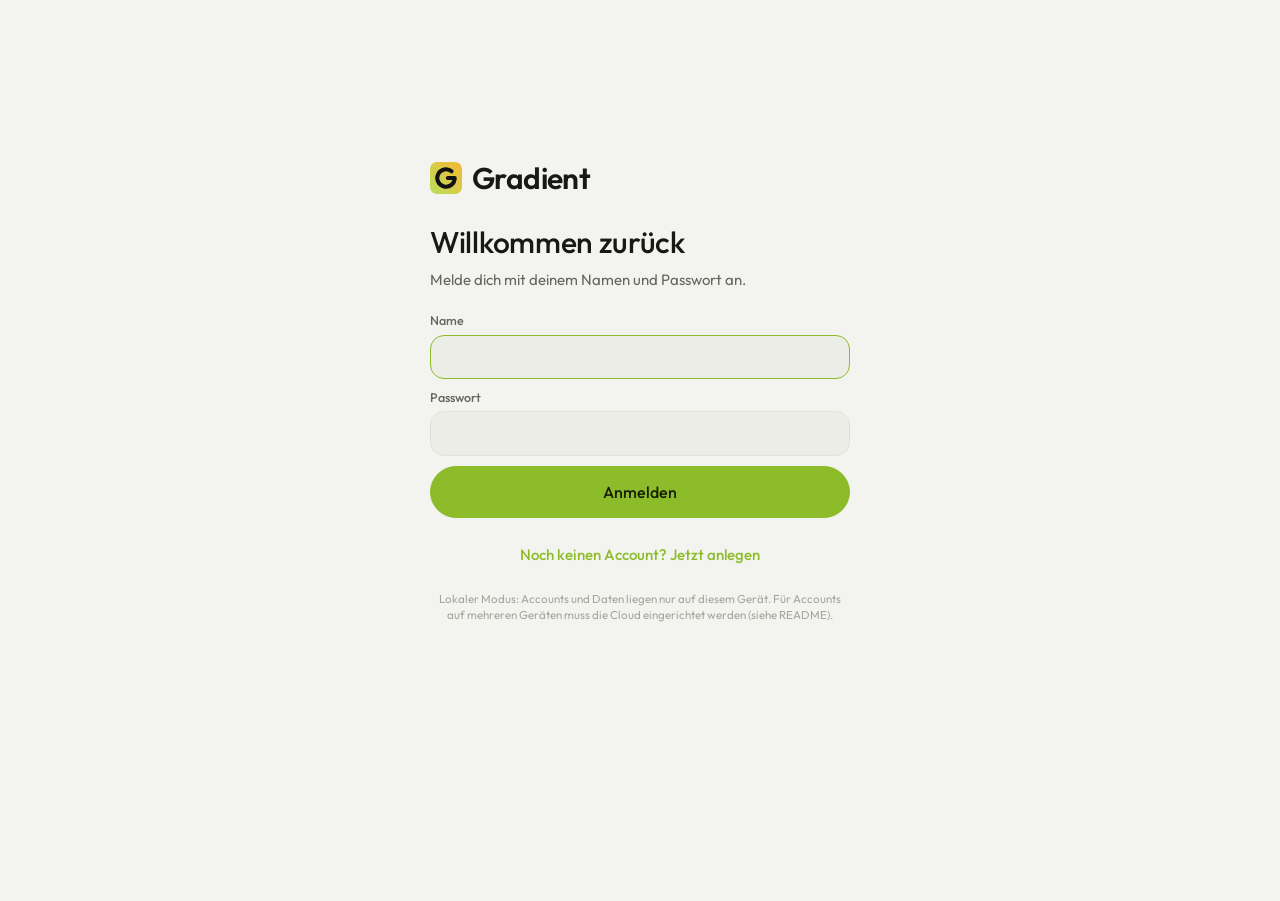
<file: index.html>
<!doctype html>
<html lang="de">
<head>
  <meta charset="utf-8">
  <meta name="viewport" content="width=device-width, initial-scale=1, viewport-fit=cover, user-scalable=no">
  <title>Gradient</title>
  <meta name="description" content="Training, Ernährung, Gewicht und Habits an einem Ort.">
  <meta name="theme-color" content="#111211">
  <meta name="apple-mobile-web-app-capable" content="yes">
  <meta name="mobile-web-app-capable" content="yes">
  <meta name="apple-mobile-web-app-status-bar-style" content="black-translucent">
  <meta name="apple-mobile-web-app-title" content="Gradient">
  <link rel="manifest" href="manifest.webmanifest">
  <link rel="icon" href="icons/icon.svg" type="image/svg+xml">
  <link rel="apple-touch-icon" href="icons/apple-touch-icon.png">
  <link rel="preconnect" href="https://fonts.googleapis.com">
  <link rel="preconnect" href="https://fonts.gstatic.com" crossorigin>
  <link rel="stylesheet" href="https://fonts.googleapis.com/css2?family=Outfit:wght@300;400;500;600&display=swap">
  <link rel="stylesheet" href="css/app.css">
</head>
<body>
  <div id="app">
    <main id="view" class="view"></main>
    <nav class="tabbar" id="tabbar"></nav>
  </div>
  <div id="sheets"></div>
  <div id="toast" class="toast" hidden></div>
  <script type="module" src="js/app.js"></script>
</body>
</html>
</file>
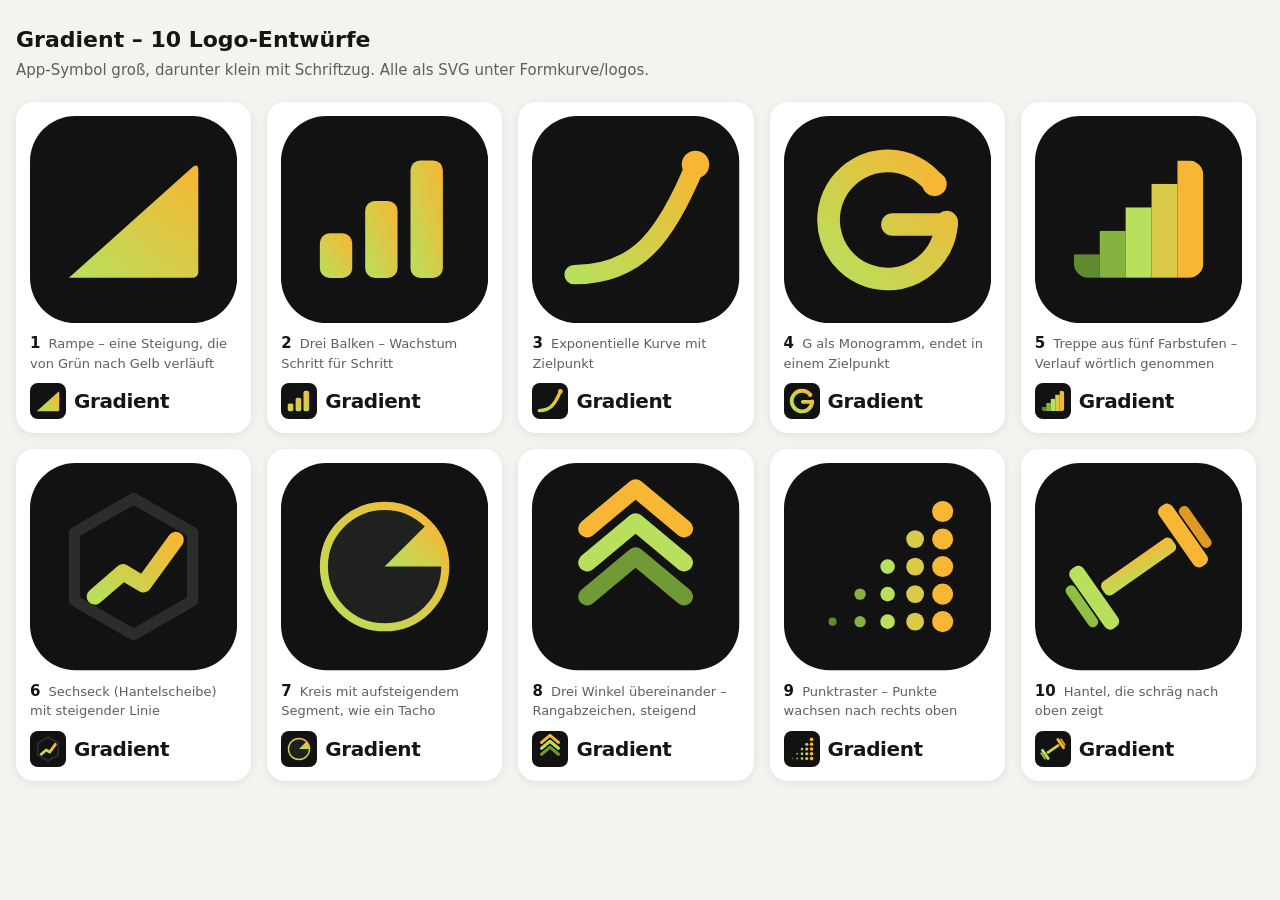
<file: logos/vorschau.html>
<!doctype html><html lang="de"><head><meta charset="utf-8"><meta name="viewport" content="width=device-width,initial-scale=1"><title>Gradient Logos</title>
<style>:root{--bg:#f3f3ef;--fg:#151614;--mut:#5d615a;--card:#fff}@media (prefers-color-scheme:dark){:root:not([data-theme=light]){--bg:#0b0c0b;--fg:#eef0ea;--mut:#9ca096;--card:#181a17}}:root[data-theme=dark]{--bg:#0b0c0b;--fg:#eef0ea;--mut:#9ca096;--card:#181a17}
body{margin:0;background:var(--bg);color:var(--fg);font:15px/1.45 system-ui,-apple-system,Segoe UI,sans-serif;padding:24px 16px}h1{font-size:22px;margin:0 0 4px}p{color:var(--mut);margin:0 0 20px}
.grid{display:grid;grid-template-columns:repeat(auto-fill,minmax(210px,1fr));gap:16px;max-width:1240px}figure{margin:0;background:var(--card);border-radius:18px;padding:14px;box-shadow:0 2px 10px rgba(0,0,0,.08)}
.ic svg{width:100%;height:auto;display:block}figcaption{font-size:13px;color:var(--mut);margin:10px 0}figcaption b{color:var(--fg);font-size:15px;margin-right:4px}.row{display:flex;align-items:center;gap:8px}.mini svg{width:36px;height:36px;display:block}.wm{font-weight:700;font-size:20px;letter-spacing:-.02em}</style></head>
<body><h1>Gradient – 10 Logo-Entwürfe</h1><p>App-Symbol groß, darunter klein mit Schriftzug. Alle als SVG unter Formkurve/logos.</p><div class="grid"><figure><div class="ic"><svg xmlns="http://www.w3.org/2000/svg" viewBox="0 0 512 512"><defs><linearGradient id="g" x1="0" y1="1" x2="1" y2="0"><stop offset="0" stop-color="#b8e05c"/><stop offset="1" stop-color="#f7b633"/></linearGradient></defs><rect width="512" height="512" rx="112" fill="#111211"/><path d="M96 400 L400 128 Q416 114 416 136 L416 384 Q416 400 400 400 Z" fill="url(#g)" stroke-linejoin="round"/></svg></div><figcaption><b>1</b> Rampe – eine Steigung, die von Grün nach Gelb verläuft</figcaption><div class="row"><div class="mini"><svg xmlns="http://www.w3.org/2000/svg" viewBox="0 0 512 512"><defs><linearGradient id="g" x1="0" y1="1" x2="1" y2="0"><stop offset="0" stop-color="#b8e05c"/><stop offset="1" stop-color="#f7b633"/></linearGradient></defs><rect width="512" height="512" rx="112" fill="#111211"/><path d="M96 400 L400 128 Q416 114 416 136 L416 384 Q416 400 400 400 Z" fill="url(#g)" stroke-linejoin="round"/></svg></div><span class="wm">Gradient</span></div></figure><figure><div class="ic"><svg xmlns="http://www.w3.org/2000/svg" viewBox="0 0 512 512"><defs><linearGradient id="g" x1="0" y1="1" x2="0" y2="0"><stop offset="0" stop-color="#b8e05c"/><stop offset="1" stop-color="#f7b633"/></linearGradient></defs><rect width="512" height="512" rx="112" fill="#111211"/><rect x="96" y="290" width="80" height="110" rx="24" fill="url(#g)"/><rect x="208" y="210" width="80" height="190" rx="24" fill="url(#g)"/><rect x="320" y="110" width="80" height="290" rx="24" fill="url(#g)"/></svg></div><figcaption><b>2</b> Drei Balken – Wachstum Schritt für Schritt</figcaption><div class="row"><div class="mini"><svg xmlns="http://www.w3.org/2000/svg" viewBox="0 0 512 512"><defs><linearGradient id="g" x1="0" y1="1" x2="0" y2="0"><stop offset="0" stop-color="#b8e05c"/><stop offset="1" stop-color="#f7b633"/></linearGradient></defs><rect width="512" height="512" rx="112" fill="#111211"/><rect x="96" y="290" width="80" height="110" rx="24" fill="url(#g)"/><rect x="208" y="210" width="80" height="190" rx="24" fill="url(#g)"/><rect x="320" y="110" width="80" height="290" rx="24" fill="url(#g)"/></svg></div><span class="wm">Gradient</span></div></figure><figure><div class="ic"><svg xmlns="http://www.w3.org/2000/svg" viewBox="0 0 512 512"><defs><linearGradient id="g" x1="0" y1="0" x2="1" y2="0"><stop offset="0" stop-color="#b8e05c"/><stop offset="1" stop-color="#f7b633"/></linearGradient></defs><rect width="512" height="512" rx="112" fill="#111211"/><path d="M104 392 C 260 392, 330 300, 404 120" fill="none" stroke="url(#g)" stroke-width="48" stroke-linecap="round"/><circle cx="404" cy="120" r="34" fill="#f7b633"/></svg></div><figcaption><b>3</b> Exponentielle Kurve mit Zielpunkt</figcaption><div class="row"><div class="mini"><svg xmlns="http://www.w3.org/2000/svg" viewBox="0 0 512 512"><defs><linearGradient id="g" x1="0" y1="0" x2="1" y2="0"><stop offset="0" stop-color="#b8e05c"/><stop offset="1" stop-color="#f7b633"/></linearGradient></defs><rect width="512" height="512" rx="112" fill="#111211"/><path d="M104 392 C 260 392, 330 300, 404 120" fill="none" stroke="url(#g)" stroke-width="48" stroke-linecap="round"/><circle cx="404" cy="120" r="34" fill="#f7b633"/></svg></div><span class="wm">Gradient</span></div></figure><figure><div class="ic"><svg xmlns="http://www.w3.org/2000/svg" viewBox="0 0 512 512"><defs><linearGradient id="g" x1="0" y1="1" x2="1" y2="0"><stop offset="0" stop-color="#b8e05c"/><stop offset="1" stop-color="#f7b633"/></linearGradient></defs><rect width="512" height="512" rx="112" fill="#111211"/><path d="M372 168 A 146 146 0 1 0 402 262 L 402 268 L 268 268" fill="none" stroke="url(#g)" stroke-width="56" stroke-linecap="round" stroke-linejoin="round"/><circle cx="372" cy="168" r="30" fill="#f7b633"/></svg></div><figcaption><b>4</b> G als Monogramm, endet in einem Zielpunkt</figcaption><div class="row"><div class="mini"><svg xmlns="http://www.w3.org/2000/svg" viewBox="0 0 512 512"><defs><linearGradient id="g" x1="0" y1="1" x2="1" y2="0"><stop offset="0" stop-color="#b8e05c"/><stop offset="1" stop-color="#f7b633"/></linearGradient></defs><rect width="512" height="512" rx="112" fill="#111211"/><path d="M372 168 A 146 146 0 1 0 402 262 L 402 268 L 268 268" fill="none" stroke="url(#g)" stroke-width="56" stroke-linecap="round" stroke-linejoin="round"/><circle cx="372" cy="168" r="30" fill="#f7b633"/></svg></div><span class="wm">Gradient</span></div></figure><figure><div class="ic"><svg xmlns="http://www.w3.org/2000/svg" viewBox="0 0 512 512"><defs><clipPath id="c"><rect x="96" y="110" width="320" height="290" rx="36"/></clipPath></defs><rect width="512" height="512" rx="112" fill="#111211"/><g clip-path="url(#c)"><rect x="96" y="342" width="64" height="58" fill="#5f8a2e"/><rect x="160" y="284" width="64" height="116" fill="#86b33f"/><rect x="224" y="226" width="64" height="174" fill="#b8e05c"/><rect x="288" y="168" width="64" height="232" fill="#d9cb48"/><rect x="352" y="110" width="64" height="290" fill="#f7b633"/></g></svg></div><figcaption><b>5</b> Treppe aus fünf Farbstufen – Verlauf wörtlich genommen</figcaption><div class="row"><div class="mini"><svg xmlns="http://www.w3.org/2000/svg" viewBox="0 0 512 512"><defs><clipPath id="c"><rect x="96" y="110" width="320" height="290" rx="36"/></clipPath></defs><rect width="512" height="512" rx="112" fill="#111211"/><g clip-path="url(#c)"><rect x="96" y="342" width="64" height="58" fill="#5f8a2e"/><rect x="160" y="284" width="64" height="116" fill="#86b33f"/><rect x="224" y="226" width="64" height="174" fill="#b8e05c"/><rect x="288" y="168" width="64" height="232" fill="#d9cb48"/><rect x="352" y="110" width="64" height="290" fill="#f7b633"/></g></svg></div><span class="wm">Gradient</span></div></figure><figure><div class="ic"><svg xmlns="http://www.w3.org/2000/svg" viewBox="0 0 512 512"><defs><linearGradient id="g" x1="0" y1="1" x2="1" y2="0"><stop offset="0" stop-color="#b8e05c"/><stop offset="1" stop-color="#f7b633"/></linearGradient></defs><rect width="512" height="512" rx="112" fill="#111211"/><path d="M256 88 L402 172 L402 340 L256 424 L110 340 L110 172 Z" fill="none" stroke="#2a2d29" stroke-width="28" stroke-linejoin="round"/><polyline points="160,330 230,270 280,300 360,190" fill="none" stroke="url(#g)" stroke-width="40" stroke-linecap="round" stroke-linejoin="round"/></svg></div><figcaption><b>6</b> Sechseck (Hantelscheibe) mit steigender Linie</figcaption><div class="row"><div class="mini"><svg xmlns="http://www.w3.org/2000/svg" viewBox="0 0 512 512"><defs><linearGradient id="g" x1="0" y1="1" x2="1" y2="0"><stop offset="0" stop-color="#b8e05c"/><stop offset="1" stop-color="#f7b633"/></linearGradient></defs><rect width="512" height="512" rx="112" fill="#111211"/><path d="M256 88 L402 172 L402 340 L256 424 L110 340 L110 172 Z" fill="none" stroke="#2a2d29" stroke-width="28" stroke-linejoin="round"/><polyline points="160,330 230,270 280,300 360,190" fill="none" stroke="url(#g)" stroke-width="40" stroke-linecap="round" stroke-linejoin="round"/></svg></div><span class="wm">Gradient</span></div></figure><figure><div class="ic"><svg xmlns="http://www.w3.org/2000/svg" viewBox="0 0 512 512"><defs><linearGradient id="g" x1="0" y1="1" x2="1" y2="0"><stop offset="0" stop-color="#b8e05c"/><stop offset="1" stop-color="#f7b633"/></linearGradient></defs><rect width="512" height="512" rx="112" fill="#111211"/><circle cx="256" cy="256" r="150" fill="#1e211d"/><path d="M256 256 L406 256 A150 150 0 0 0 362 150 Z" fill="url(#g)"/><circle cx="256" cy="256" r="150" fill="none" stroke="url(#g)" stroke-width="20"/></svg></div><figcaption><b>7</b> Kreis mit aufsteigendem Segment, wie ein Tacho</figcaption><div class="row"><div class="mini"><svg xmlns="http://www.w3.org/2000/svg" viewBox="0 0 512 512"><defs><linearGradient id="g" x1="0" y1="1" x2="1" y2="0"><stop offset="0" stop-color="#b8e05c"/><stop offset="1" stop-color="#f7b633"/></linearGradient></defs><rect width="512" height="512" rx="112" fill="#111211"/><circle cx="256" cy="256" r="150" fill="#1e211d"/><path d="M256 256 L406 256 A150 150 0 0 0 362 150 Z" fill="url(#g)"/><circle cx="256" cy="256" r="150" fill="none" stroke="url(#g)" stroke-width="20"/></svg></div><span class="wm">Gradient</span></div></figure><figure><div class="ic"><svg xmlns="http://www.w3.org/2000/svg" viewBox="0 0 512 512"><rect width="512" height="512" rx="112" fill="#111211"/><polyline points="136,330 256,230 376,330" fill="none" stroke="#6f9a35" stroke-width="44" stroke-linecap="round" stroke-linejoin="round"/><polyline points="136,246 256,146 376,246" fill="none" stroke="#b8e05c" stroke-width="44" stroke-linecap="round" stroke-linejoin="round"/><polyline points="136,162 256,62 376,162" fill="none" stroke="#f7b633" stroke-width="44" stroke-linecap="round" stroke-linejoin="round"/></svg></div><figcaption><b>8</b> Drei Winkel übereinander – Rangabzeichen, steigend</figcaption><div class="row"><div class="mini"><svg xmlns="http://www.w3.org/2000/svg" viewBox="0 0 512 512"><rect width="512" height="512" rx="112" fill="#111211"/><polyline points="136,330 256,230 376,330" fill="none" stroke="#6f9a35" stroke-width="44" stroke-linecap="round" stroke-linejoin="round"/><polyline points="136,246 256,146 376,246" fill="none" stroke="#b8e05c" stroke-width="44" stroke-linecap="round" stroke-linejoin="round"/><polyline points="136,162 256,62 376,162" fill="none" stroke="#f7b633" stroke-width="44" stroke-linecap="round" stroke-linejoin="round"/></svg></div><span class="wm">Gradient</span></div></figure><figure><div class="ic"><svg xmlns="http://www.w3.org/2000/svg" viewBox="0 0 512 512"><rect width="512" height="512" rx="112" fill="#111211"/><circle cx="120" cy="392" r="10" fill="#5f8a2e"/><circle cx="188" cy="392" r="14" fill="#86b33f"/><circle cx="188" cy="324" r="14" fill="#86b33f"/><circle cx="256" cy="392" r="18" fill="#b8e05c"/><circle cx="256" cy="324" r="18" fill="#b8e05c"/><circle cx="256" cy="256" r="18" fill="#b8e05c"/><circle cx="324" cy="392" r="22" fill="#d9cb48"/><circle cx="324" cy="324" r="22" fill="#d9cb48"/><circle cx="324" cy="256" r="22" fill="#d9cb48"/><circle cx="324" cy="188" r="22" fill="#d9cb48"/><circle cx="392" cy="392" r="26" fill="#f7b633"/><circle cx="392" cy="324" r="26" fill="#f7b633"/><circle cx="392" cy="256" r="26" fill="#f7b633"/><circle cx="392" cy="188" r="26" fill="#f7b633"/><circle cx="392" cy="120" r="26" fill="#f7b633"/></svg></div><figcaption><b>9</b> Punktraster – Punkte wachsen nach rechts oben</figcaption><div class="row"><div class="mini"><svg xmlns="http://www.w3.org/2000/svg" viewBox="0 0 512 512"><rect width="512" height="512" rx="112" fill="#111211"/><circle cx="120" cy="392" r="10" fill="#5f8a2e"/><circle cx="188" cy="392" r="14" fill="#86b33f"/><circle cx="188" cy="324" r="14" fill="#86b33f"/><circle cx="256" cy="392" r="18" fill="#b8e05c"/><circle cx="256" cy="324" r="18" fill="#b8e05c"/><circle cx="256" cy="256" r="18" fill="#b8e05c"/><circle cx="324" cy="392" r="22" fill="#d9cb48"/><circle cx="324" cy="324" r="22" fill="#d9cb48"/><circle cx="324" cy="256" r="22" fill="#d9cb48"/><circle cx="324" cy="188" r="22" fill="#d9cb48"/><circle cx="392" cy="392" r="26" fill="#f7b633"/><circle cx="392" cy="324" r="26" fill="#f7b633"/><circle cx="392" cy="256" r="26" fill="#f7b633"/><circle cx="392" cy="188" r="26" fill="#f7b633"/><circle cx="392" cy="120" r="26" fill="#f7b633"/></svg></div><span class="wm">Gradient</span></div></figure><figure><div class="ic"><svg xmlns="http://www.w3.org/2000/svg" viewBox="0 0 512 512"><defs><linearGradient id="g" x1="0" y1="1" x2="1" y2="0"><stop offset="0" stop-color="#b8e05c"/><stop offset="1" stop-color="#f7b633"/></linearGradient></defs><rect width="512" height="512" rx="112" fill="#111211"/><g transform="rotate(-35 256 256)"><rect x="150" y="236" width="212" height="40" rx="14" fill="url(#g)"/><rect x="102" y="166" width="40" height="180" rx="16" fill="#b8e05c"/><rect x="72" y="196" width="26" height="120" rx="12" fill="#8fbf45"/><rect x="370" y="166" width="40" height="180" rx="16" fill="#f7b633"/><rect x="414" y="196" width="26" height="120" rx="12" fill="#e09a22"/></g></svg></div><figcaption><b>10</b> Hantel, die schräg nach oben zeigt</figcaption><div class="row"><div class="mini"><svg xmlns="http://www.w3.org/2000/svg" viewBox="0 0 512 512"><defs><linearGradient id="g" x1="0" y1="1" x2="1" y2="0"><stop offset="0" stop-color="#b8e05c"/><stop offset="1" stop-color="#f7b633"/></linearGradient></defs><rect width="512" height="512" rx="112" fill="#111211"/><g transform="rotate(-35 256 256)"><rect x="150" y="236" width="212" height="40" rx="14" fill="url(#g)"/><rect x="102" y="166" width="40" height="180" rx="16" fill="#b8e05c"/><rect x="72" y="196" width="26" height="120" rx="12" fill="#8fbf45"/><rect x="370" y="166" width="40" height="180" rx="16" fill="#f7b633"/><rect x="414" y="196" width="26" height="120" rx="12" fill="#e09a22"/></g></svg></div><span class="wm">Gradient</span></div></figure></div></body></html>
</file>
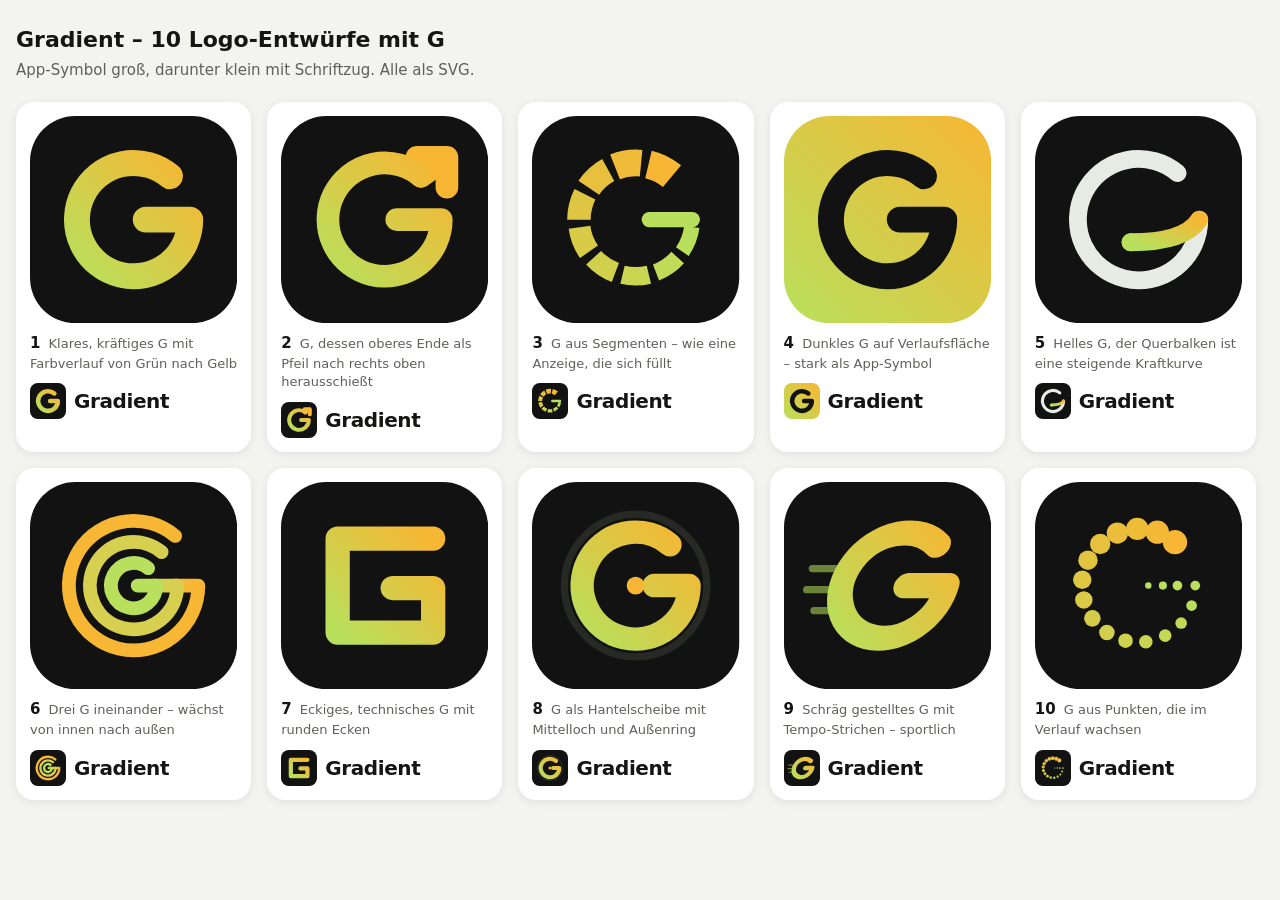
<file: logos/runde-2/vorschau.html>
<!doctype html><html lang="de"><head><meta charset="utf-8"><meta name="viewport" content="width=device-width,initial-scale=1"><title>Gradient Logos</title>
<style>:root{--bg:#f3f3ef;--fg:#151614;--mut:#5d615a;--card:#fff}@media (prefers-color-scheme:dark){:root:not([data-theme=light]){--bg:#0b0c0b;--fg:#eef0ea;--mut:#9ca096;--card:#181a17}}:root[data-theme=dark]{--bg:#0b0c0b;--fg:#eef0ea;--mut:#9ca096;--card:#181a17}
body{margin:0;background:var(--bg);color:var(--fg);font:15px/1.45 system-ui,-apple-system,Segoe UI,sans-serif;padding:24px 16px}h1{font-size:22px;margin:0 0 4px}p{color:var(--mut);margin:0 0 20px}
.grid{display:grid;grid-template-columns:repeat(auto-fill,minmax(210px,1fr));gap:16px;max-width:1240px}figure{margin:0;background:var(--card);border-radius:18px;padding:14px;box-shadow:0 2px 10px rgba(0,0,0,.08)}
.ic svg{width:100%;height:auto;display:block}figcaption{font-size:13px;color:var(--mut);margin:10px 0}figcaption b{color:var(--fg);font-size:15px;margin-right:4px}.row{display:flex;align-items:center;gap:8px}.mini svg{width:36px;height:36px;display:block}.wm{font-weight:700;font-size:20px;letter-spacing:-.02em}</style></head>
<body><h1>Gradient – 10 Logo-Entwürfe mit G</h1><p>App-Symbol groß, darunter klein mit Schriftzug. Alle als SVG.</p><div class="grid"><figure><div class="ic"><svg xmlns="http://www.w3.org/2000/svg" viewBox="0 0 512 512"><defs><linearGradient id="g" x1="0" y1="1" x2="1" y2="0"><stop offset="0" stop-color="#b8e05c"/><stop offset="1" stop-color="#f7b633"/></linearGradient></defs><rect width="512" height="512" rx="112" fill="#111211"/><path d="M346.0 148.8 A 140 140 0 1 0 396 256 L 286 256" fill="none" stroke="url(#g)" stroke-width="64" stroke-linecap="round" stroke-linejoin="round"/></svg></div><figcaption><b>1</b> Klares, kräftiges G mit Farbverlauf von Grün nach Gelb</figcaption><div class="row"><div class="mini"><svg xmlns="http://www.w3.org/2000/svg" viewBox="0 0 512 512"><defs><linearGradient id="g" x1="0" y1="1" x2="1" y2="0"><stop offset="0" stop-color="#b8e05c"/><stop offset="1" stop-color="#f7b633"/></linearGradient></defs><rect width="512" height="512" rx="112" fill="#111211"/><path d="M346.0 148.8 A 140 140 0 1 0 396 256 L 286 256" fill="none" stroke="url(#g)" stroke-width="64" stroke-linecap="round" stroke-linejoin="round"/></svg></div><span class="wm">Gradient</span></div></figure><figure><div class="ic"><svg xmlns="http://www.w3.org/2000/svg" viewBox="0 0 512 512"><defs><linearGradient id="g" x1="0" y1="1" x2="1" y2="0"><stop offset="0" stop-color="#b8e05c"/><stop offset="1" stop-color="#f7b633"/></linearGradient></defs><rect width="512" height="512" rx="112" fill="#111211"/><path d="M346 149 L 404 108" fill="none" stroke="#f7b633" stroke-width="56" stroke-linecap="round"/><path d="M336 102 L410 102 L410 176" fill="none" stroke="#f7b633" stroke-width="56" stroke-linecap="round" stroke-linejoin="round"/><path d="M346.0 148.8 A 140 140 0 1 0 396 256 L 286 256" fill="none" stroke="url(#g)" stroke-width="56" stroke-linecap="round" stroke-linejoin="round"/></svg></div><figcaption><b>2</b> G, dessen oberes Ende als Pfeil nach rechts oben herausschießt</figcaption><div class="row"><div class="mini"><svg xmlns="http://www.w3.org/2000/svg" viewBox="0 0 512 512"><defs><linearGradient id="g" x1="0" y1="1" x2="1" y2="0"><stop offset="0" stop-color="#b8e05c"/><stop offset="1" stop-color="#f7b633"/></linearGradient></defs><rect width="512" height="512" rx="112" fill="#111211"/><path d="M346 149 L 404 108" fill="none" stroke="#f7b633" stroke-width="56" stroke-linecap="round"/><path d="M336 102 L410 102 L410 176" fill="none" stroke="#f7b633" stroke-width="56" stroke-linecap="round" stroke-linejoin="round"/><path d="M346.0 148.8 A 140 140 0 1 0 396 256 L 286 256" fill="none" stroke="url(#g)" stroke-width="56" stroke-linecap="round" stroke-linejoin="round"/></svg></div><span class="wm">Gradient</span></div></figure><figure><div class="ic"><svg xmlns="http://www.w3.org/2000/svg" viewBox="0 0 512 512"><rect width="512" height="512" rx="112" fill="#111211"/><g transform="translate(512 0) scale(-1 1) rotate(0)"></g><path d="M346.0 148.8 A140 140 0 0 0 287.8 119.7" fill="none" stroke="#f7b633" stroke-width="70" stroke-linecap="butt"/><path d="M269.6 116.7 A140 140 0 0 0 205.1 125.6" fill="none" stroke="#efbb38" stroke-width="66" stroke-linecap="butt"/><path d="M188.4 133.4 A140 140 0 0 0 140.3 177.2" fill="none" stroke="#e7c03d" stroke-width="62" stroke-linecap="butt"/><path d="M130.9 193.2 A140 140 0 0 0 116.0 256.5" fill="none" stroke="#dfc642" stroke-width="58" stroke-linecap="butt"/><path d="M117.3 274.9 A140 140 0 0 0 140.8 335.6" fill="none" stroke="#d8cb48" stroke-width="54" stroke-linecap="butt"/><path d="M152.3 350.1 A140 140 0 0 0 206.0 386.8" fill="none" stroke="#d0d04d" stroke-width="50" stroke-linecap="butt"/><path d="M223.7 392.2 A140 140 0 0 0 288.8 392.1" fill="none" stroke="#c8d652" stroke-width="46" stroke-linecap="butt"/><path d="M306.4 386.6 A140 140 0 0 0 360.0 349.7" fill="none" stroke="#c0db57" stroke-width="42" stroke-linecap="butt"/><path d="M371.5 335.2 A140 140 0 0 0 394.8 274.5" fill="none" stroke="#b8e05c" stroke-width="38" stroke-linecap="butt"/><path d="M396 256 L 290 256" stroke="#b8e05c" stroke-width="38" stroke-linecap="round"/></svg></div><figcaption><b>3</b> G aus Segmenten – wie eine Anzeige, die sich füllt</figcaption><div class="row"><div class="mini"><svg xmlns="http://www.w3.org/2000/svg" viewBox="0 0 512 512"><rect width="512" height="512" rx="112" fill="#111211"/><g transform="translate(512 0) scale(-1 1) rotate(0)"></g><path d="M346.0 148.8 A140 140 0 0 0 287.8 119.7" fill="none" stroke="#f7b633" stroke-width="70" stroke-linecap="butt"/><path d="M269.6 116.7 A140 140 0 0 0 205.1 125.6" fill="none" stroke="#efbb38" stroke-width="66" stroke-linecap="butt"/><path d="M188.4 133.4 A140 140 0 0 0 140.3 177.2" fill="none" stroke="#e7c03d" stroke-width="62" stroke-linecap="butt"/><path d="M130.9 193.2 A140 140 0 0 0 116.0 256.5" fill="none" stroke="#dfc642" stroke-width="58" stroke-linecap="butt"/><path d="M117.3 274.9 A140 140 0 0 0 140.8 335.6" fill="none" stroke="#d8cb48" stroke-width="54" stroke-linecap="butt"/><path d="M152.3 350.1 A140 140 0 0 0 206.0 386.8" fill="none" stroke="#d0d04d" stroke-width="50" stroke-linecap="butt"/><path d="M223.7 392.2 A140 140 0 0 0 288.8 392.1" fill="none" stroke="#c8d652" stroke-width="46" stroke-linecap="butt"/><path d="M306.4 386.6 A140 140 0 0 0 360.0 349.7" fill="none" stroke="#c0db57" stroke-width="42" stroke-linecap="butt"/><path d="M371.5 335.2 A140 140 0 0 0 394.8 274.5" fill="none" stroke="#b8e05c" stroke-width="38" stroke-linecap="butt"/><path d="M396 256 L 290 256" stroke="#b8e05c" stroke-width="38" stroke-linecap="round"/></svg></div><span class="wm">Gradient</span></div></figure><figure><div class="ic"><svg xmlns="http://www.w3.org/2000/svg" viewBox="0 0 512 512"><defs><linearGradient id="g" x1="0" y1="1" x2="1" y2="0"><stop offset="0" stop-color="#b8e05c"/><stop offset="1" stop-color="#f7b633"/></linearGradient></defs><rect width="512" height="512" rx="112" fill="url(#g)"/><path d="M346.0 148.8 A 140 140 0 1 0 396 256 L 286 256" fill="none" stroke="#111211" stroke-width="64" stroke-linecap="round" stroke-linejoin="round"/></svg></div><figcaption><b>4</b> Dunkles G auf Verlaufsfläche – stark als App-Symbol</figcaption><div class="row"><div class="mini"><svg xmlns="http://www.w3.org/2000/svg" viewBox="0 0 512 512"><defs><linearGradient id="g" x1="0" y1="1" x2="1" y2="0"><stop offset="0" stop-color="#b8e05c"/><stop offset="1" stop-color="#f7b633"/></linearGradient></defs><rect width="512" height="512" rx="112" fill="url(#g)"/><path d="M346.0 148.8 A 140 140 0 1 0 396 256 L 286 256" fill="none" stroke="#111211" stroke-width="64" stroke-linecap="round" stroke-linejoin="round"/></svg></div><span class="wm">Gradient</span></div></figure><figure><div class="ic"><svg xmlns="http://www.w3.org/2000/svg" viewBox="0 0 512 512"><defs><linearGradient id="g" x1="0" y1="0" x2="1" y2="0"><stop offset="0" stop-color="#b8e05c"/><stop offset="1" stop-color="#f7b633"/></linearGradient></defs><rect width="512" height="512" rx="112" fill="#111211"/><path d="M352.4 141.1 A 150 150 0 1 0 406 256 L 406 256" fill="none" stroke="#e8ebe3" stroke-width="44" stroke-linecap="round"/><path d="M236 312 C 320 312, 380 296, 406 256" fill="none" stroke="url(#g)" stroke-width="44" stroke-linecap="round"/><circle cx="236" cy="312" r="22" fill="#b8e05c"/></svg></div><figcaption><b>5</b> Helles G, der Querbalken ist eine steigende Kraftkurve</figcaption><div class="row"><div class="mini"><svg xmlns="http://www.w3.org/2000/svg" viewBox="0 0 512 512"><defs><linearGradient id="g" x1="0" y1="0" x2="1" y2="0"><stop offset="0" stop-color="#b8e05c"/><stop offset="1" stop-color="#f7b633"/></linearGradient></defs><rect width="512" height="512" rx="112" fill="#111211"/><path d="M352.4 141.1 A 150 150 0 1 0 406 256 L 406 256" fill="none" stroke="#e8ebe3" stroke-width="44" stroke-linecap="round"/><path d="M236 312 C 320 312, 380 296, 406 256" fill="none" stroke="url(#g)" stroke-width="44" stroke-linecap="round"/><circle cx="236" cy="312" r="22" fill="#b8e05c"/></svg></div><span class="wm">Gradient</span></div></figure><figure><div class="ic"><svg xmlns="http://www.w3.org/2000/svg" viewBox="0 0 512 512"><rect width="512" height="512" rx="112" fill="#111211"/><path d="M358.8 133.4 A 160 160 0 1 0 416 256 L 356 256" fill="none" stroke="#f7b633" stroke-width="34" stroke-linecap="round" stroke-linejoin="round"/><path d="M325.4 173.3 A 108 108 0 1 0 364 256 L 304 256" fill="none" stroke="#d6cf4f" stroke-width="34" stroke-linecap="round" stroke-linejoin="round"/><path d="M292.0 213.1 A 56 56 0 1 0 312 256 L 266 256" fill="none" stroke="#b8e05c" stroke-width="34" stroke-linecap="round" stroke-linejoin="round"/></svg></div><figcaption><b>6</b> Drei G ineinander – wächst von innen nach außen</figcaption><div class="row"><div class="mini"><svg xmlns="http://www.w3.org/2000/svg" viewBox="0 0 512 512"><rect width="512" height="512" rx="112" fill="#111211"/><path d="M358.8 133.4 A 160 160 0 1 0 416 256 L 356 256" fill="none" stroke="#f7b633" stroke-width="34" stroke-linecap="round" stroke-linejoin="round"/><path d="M325.4 173.3 A 108 108 0 1 0 364 256 L 304 256" fill="none" stroke="#d6cf4f" stroke-width="34" stroke-linecap="round" stroke-linejoin="round"/><path d="M292.0 213.1 A 56 56 0 1 0 312 256 L 266 256" fill="none" stroke="#b8e05c" stroke-width="34" stroke-linecap="round" stroke-linejoin="round"/></svg></div><span class="wm">Gradient</span></div></figure><figure><div class="ic"><svg xmlns="http://www.w3.org/2000/svg" viewBox="0 0 512 512"><defs><linearGradient id="g" x1="0" y1="1" x2="1" y2="0"><stop offset="0" stop-color="#b8e05c"/><stop offset="1" stop-color="#f7b633"/></linearGradient></defs><rect width="512" height="512" rx="112" fill="#111211"/><path d="M376 140 L140 140 L140 372 L376 372 L376 262 L276 262" fill="none" stroke="url(#g)" stroke-width="60" stroke-linecap="round" stroke-linejoin="round"/></svg></div><figcaption><b>7</b> Eckiges, technisches G mit runden Ecken</figcaption><div class="row"><div class="mini"><svg xmlns="http://www.w3.org/2000/svg" viewBox="0 0 512 512"><defs><linearGradient id="g" x1="0" y1="1" x2="1" y2="0"><stop offset="0" stop-color="#b8e05c"/><stop offset="1" stop-color="#f7b633"/></linearGradient></defs><rect width="512" height="512" rx="112" fill="#111211"/><path d="M376 140 L140 140 L140 372 L376 372 L376 262 L276 262" fill="none" stroke="url(#g)" stroke-width="60" stroke-linecap="round" stroke-linejoin="round"/></svg></div><span class="wm">Gradient</span></div></figure><figure><div class="ic"><svg xmlns="http://www.w3.org/2000/svg" viewBox="0 0 512 512"><defs><linearGradient id="g" x1="0" y1="1" x2="1" y2="0"><stop offset="0" stop-color="#b8e05c"/><stop offset="1" stop-color="#f7b633"/></linearGradient></defs><rect width="512" height="512" rx="112" fill="#111211"/><circle cx="256" cy="256" r="176" fill="none" stroke="#262924" stroke-width="18"/><path d="M340.8 154.9 A 132 132 0 1 0 388 256 L 302 256" fill="none" stroke="url(#g)" stroke-width="58" stroke-linecap="round" stroke-linejoin="round"/><circle cx="256" cy="256" r="22" fill="#f7b633"/></svg></div><figcaption><b>8</b> G als Hantelscheibe mit Mittelloch und Außenring</figcaption><div class="row"><div class="mini"><svg xmlns="http://www.w3.org/2000/svg" viewBox="0 0 512 512"><defs><linearGradient id="g" x1="0" y1="1" x2="1" y2="0"><stop offset="0" stop-color="#b8e05c"/><stop offset="1" stop-color="#f7b633"/></linearGradient></defs><rect width="512" height="512" rx="112" fill="#111211"/><circle cx="256" cy="256" r="176" fill="none" stroke="#262924" stroke-width="18"/><path d="M340.8 154.9 A 132 132 0 1 0 388 256 L 302 256" fill="none" stroke="url(#g)" stroke-width="58" stroke-linecap="round" stroke-linejoin="round"/><circle cx="256" cy="256" r="22" fill="#f7b633"/></svg></div><span class="wm">Gradient</span></div></figure><figure><div class="ic"><svg xmlns="http://www.w3.org/2000/svg" viewBox="0 0 512 512"><defs><linearGradient id="g" x1="0" y1="1" x2="1" y2="0"><stop offset="0" stop-color="#b8e05c"/><stop offset="1" stop-color="#f7b633"/></linearGradient></defs><rect width="512" height="512" rx="112" fill="#111211"/><g transform="translate(40 0) skewX(-14) translate(40 0)"><path d="M339.6 156.4 A 130 130 0 1 0 386 256 L 286 256" fill="none" stroke="url(#g)" stroke-width="62" stroke-linecap="round" stroke-linejoin="round"/></g><path d="M70 214 L128 214 M56 266 L118 266 M74 318 L132 318" stroke="#b8e05c" stroke-width="18" stroke-linecap="round" opacity=".55"/></svg></div><figcaption><b>9</b> Schräg gestelltes G mit Tempo-Strichen – sportlich</figcaption><div class="row"><div class="mini"><svg xmlns="http://www.w3.org/2000/svg" viewBox="0 0 512 512"><defs><linearGradient id="g" x1="0" y1="1" x2="1" y2="0"><stop offset="0" stop-color="#b8e05c"/><stop offset="1" stop-color="#f7b633"/></linearGradient></defs><rect width="512" height="512" rx="112" fill="#111211"/><g transform="translate(40 0) skewX(-14) translate(40 0)"><path d="M339.6 156.4 A 130 130 0 1 0 386 256 L 286 256" fill="none" stroke="url(#g)" stroke-width="62" stroke-linecap="round" stroke-linejoin="round"/></g><path d="M70 214 L128 214 M56 266 L118 266 M74 318 L132 318" stroke="#b8e05c" stroke-width="18" stroke-linecap="round" opacity=".55"/></svg></div><span class="wm">Gradient</span></div></figure><figure><div class="ic"><svg xmlns="http://www.w3.org/2000/svg" viewBox="0 0 512 512"><rect width="512" height="512" rx="112" fill="#111211"/><circle cx="346.0" cy="148.8" r="30.0" fill="#f7b633"/><circle cx="302.3" cy="123.9" r="28.8" fill="#f3b936"/><circle cx="252.7" cy="116.0" r="27.6" fill="#efbc38"/><circle cx="203.6" cy="126.2" r="26.4" fill="#eabe3b"/><circle cx="161.1" cy="153.1" r="25.2" fill="#e6c13e"/><circle cx="130.9" cy="193.2" r="24.0" fill="#e2c441"/><circle cx="116.8" cy="241.4" r="22.8" fill="#dec743"/><circle cx="120.6" cy="291.4" r="21.6" fill="#daca46"/><circle cx="141.8" cy="337.0" r="20.4" fill="#d5cc49"/><circle cx="177.7" cy="372.1" r="19.2" fill="#d1cf4c"/><circle cx="223.7" cy="392.2" r="18.0" fill="#cdd24e"/><circle cx="273.9" cy="394.9" r="16.8" fill="#c9d551"/><circle cx="321.7" cy="379.6" r="15.6" fill="#c5d854"/><circle cx="361.1" cy="348.5" r="14.4" fill="#c0da57"/><circle cx="387.0" cy="305.4" r="13.2" fill="#bcdd59"/><circle cx="396.0" cy="256.0" r="12.0" fill="#b8e05c"/><circle cx="352" cy="256" r="12" fill="#b8e05c"/><circle cx="316" cy="256" r="10" fill="#b8e05c"/><circle cx="280" cy="256" r="8" fill="#b8e05c"/></svg></div><figcaption><b>10</b> G aus Punkten, die im Verlauf wachsen</figcaption><div class="row"><div class="mini"><svg xmlns="http://www.w3.org/2000/svg" viewBox="0 0 512 512"><rect width="512" height="512" rx="112" fill="#111211"/><circle cx="346.0" cy="148.8" r="30.0" fill="#f7b633"/><circle cx="302.3" cy="123.9" r="28.8" fill="#f3b936"/><circle cx="252.7" cy="116.0" r="27.6" fill="#efbc38"/><circle cx="203.6" cy="126.2" r="26.4" fill="#eabe3b"/><circle cx="161.1" cy="153.1" r="25.2" fill="#e6c13e"/><circle cx="130.9" cy="193.2" r="24.0" fill="#e2c441"/><circle cx="116.8" cy="241.4" r="22.8" fill="#dec743"/><circle cx="120.6" cy="291.4" r="21.6" fill="#daca46"/><circle cx="141.8" cy="337.0" r="20.4" fill="#d5cc49"/><circle cx="177.7" cy="372.1" r="19.2" fill="#d1cf4c"/><circle cx="223.7" cy="392.2" r="18.0" fill="#cdd24e"/><circle cx="273.9" cy="394.9" r="16.8" fill="#c9d551"/><circle cx="321.7" cy="379.6" r="15.6" fill="#c5d854"/><circle cx="361.1" cy="348.5" r="14.4" fill="#c0da57"/><circle cx="387.0" cy="305.4" r="13.2" fill="#bcdd59"/><circle cx="396.0" cy="256.0" r="12.0" fill="#b8e05c"/><circle cx="352" cy="256" r="12" fill="#b8e05c"/><circle cx="316" cy="256" r="10" fill="#b8e05c"/><circle cx="280" cy="256" r="8" fill="#b8e05c"/></svg></div><span class="wm">Gradient</span></div></figure></div></body></html>
</file>
<file: css/app.css>
/* Layout: one-column phone app, fixed bottom tab bar, full-height sheets sliding over it.
   Dark-first (gym lighting), light theme mirrored below. */
:root {
  /* Look nach Referenz: fast schwarz, Limette als Akzent, Amber für Highlights */
  --bg: #090a09;
  --surface: #131412;
  --surface-2: #1e1f1c;
  --line: rgba(255, 255, 255, .07);
  --flame: #ff5a1f;
  --fg: #f2f3ef;
  --muted: #9c9e98;
  --faint: #62645f;
  --accent: #b8e05c;     /* Limette */
  --accent-deep: #6f9a2a;
  --accent-soft: rgba(184, 224, 92, .14);
  --on-accent: #172005;
  --amber: #f7b633;
  --amber-soft: rgba(247, 182, 51, .14);
  --train: var(--accent);
  --train-soft: var(--accent-soft);
  --food: var(--amber);
  --food-soft: var(--amber-soft);
  --body: #7fd6b4;
  --body-soft: rgba(127, 214, 180, .14);
  --habit: #c3a6ff;
  --protein: #b8e05c;
  --carbs: #f7b633;
  --fat: #f2e3a0;
  --good: #b8e05c;
  --bad: #ff6b5e;
  --cell-empty: #232423;
  --shadow: 0 14px 40px rgba(0, 0, 0, .55);
  --font-display: "Outfit", "Avenir Next", system-ui, -apple-system, sans-serif;
  --font-body: "Outfit", "Avenir Next", system-ui, -apple-system, "Segoe UI", Roboto, sans-serif;
  --r: 26px;
  --r-sm: 12px;
  --tabbar-h: 70px;
  color-scheme: dark;
}
@media (prefers-color-scheme: light) {
  :root:not([data-theme="dark"]) {
    --flame: #e8480f; --bg: #f3f4ef; --surface: #ffffff; --surface-2: #ecede7; --line: #e0e2da;
    --fg: #171915; --muted: #64675e; --faint: #a3a69c;
    --accent: #8cbc2a; --accent-deep: #5e8a14; --accent-soft: rgba(140, 188, 42, .16); --on-accent: #172005;
    --amber: #e39a0c; --amber-soft: rgba(227, 154, 12, .14);
    --body: #2f9e78; --body-soft: rgba(47, 158, 120, .14); --habit: #8a63e8;
    --protein: #8cbc2a; --carbs: #e39a0c; --fat: #c9ad3c;
    --good: #5e8a14; --bad: #d8433a; --cell-empty: #e7e8e2;
    --shadow: 0 14px 40px rgba(30, 35, 20, .14);
    color-scheme: light;
  }
}
:root[data-theme="light"] {
  --flame: #e8480f; --bg: #f3f4ef; --surface: #ffffff; --surface-2: #ecede7; --line: #e0e2da;
  --fg: #171915; --muted: #64675e; --faint: #a3a69c;
  --accent: #8cbc2a; --accent-deep: #5e8a14; --accent-soft: rgba(140, 188, 42, .16); --on-accent: #172005;
  --amber: #e39a0c; --amber-soft: rgba(227, 154, 12, .14);
  --body: #2f9e78; --body-soft: rgba(47, 158, 120, .14); --habit: #8a63e8;
  --protein: #8cbc2a; --carbs: #e39a0c; --fat: #c9ad3c;
  --good: #5e8a14; --bad: #d8433a; --cell-empty: #e7e8e2;
  --shadow: 0 14px 40px rgba(30, 35, 20, .14);
  color-scheme: light;
}

* { box-sizing: border-box; -webkit-tap-highlight-color: transparent; }
html, body { margin: 0; height: 100%; }
body {
  background: var(--bg);
  color: var(--fg);
  font-family: var(--font-body);
  font-size: 15px;
  line-height: 1.4;
  -webkit-font-smoothing: antialiased;
  overscroll-behavior-y: none;
}
[hidden] { display: none !important; }
button, input, select, textarea { font: inherit; color: inherit; }
button { cursor: pointer; }
:focus-visible { outline: 2px solid var(--train); outline-offset: 2px; }
svg.i { width: 20px; height: 20px; flex: none; stroke: currentColor; fill: none; stroke-width: 2; stroke-linecap: round; stroke-linejoin: round; }
.num { font-variant-numeric: tabular-nums; }

/* ---------- App shell ---------- */
.view {
  padding: calc(env(safe-area-inset-top, 0px) + 10px) max(16px, env(safe-area-inset-right, 0px)) calc(var(--tabbar-h) + env(safe-area-inset-bottom, 0px) + 24px) max(16px, env(safe-area-inset-left, 0px));
  max-width: 640px;
  margin: 0 auto;
  /* Immer etwas höher als der Bildschirm: Kann die Seite nicht scrollen, verkürzt iOS in der
     Home-Bildschirm-App den Bildbereich und die feste Leiste rutscht nach oben. */
  min-height: calc(100vh + 1px);
  display: flex;
  flex-direction: column;
  gap: 14px;
}
.tabbar {
  position: fixed; left: 12px; right: 12px; bottom: calc(env(safe-area-inset-bottom, 0px) + 6px); z-index: 20;
  display: grid; grid-template-columns: repeat(5, 1fr); align-items: end;
  background: color-mix(in srgb, var(--surface-2) 80%, transparent);
  backdrop-filter: blur(22px) saturate(1.4); -webkit-backdrop-filter: blur(22px) saturate(1.4);
  border: 1px solid var(--line); border-radius: 32px;
  box-shadow: 0 12px 34px rgba(0, 0, 0, .45);
  padding: 4px 6px;
}
/* Home-Bildschirm-App auf dem iPhone: der Bereich für feste Elemente endet dort vor dem
   unteren Rand, bottom: 0 lässt eine Lücke. Deshalb an die volle Bildschirmhöhe hängen. */
@media (display-mode: standalone) {
  .tabbar { bottom: auto; top: 100lvh; transform: translateY(calc(-100% - env(safe-area-inset-bottom, 0px) - 6px)); }
}
.tabbar button {
  background: none; border: 0; padding: 6px 0 2px; color: var(--faint);
  display: flex; flex-direction: column; align-items: center; gap: 3px;
  font-size: 11.5px; font-weight: 500; letter-spacing: .01em;
}
.tabbar .fab-slot { display: flex; justify-content: center; }
.tabbar .fab {
  width: 58px; height: 58px; border-radius: 50%; padding: 0; margin-top: -26px;
  background: var(--accent); color: var(--on-accent); border: 5px solid var(--bg);
  box-shadow: 0 0 0 1px var(--line), 0 8px 24px color-mix(in srgb, var(--accent) 35%, transparent);
  display: flex; align-items: center; justify-content: center;
}
.tabbar .fab svg.i { width: 26px; height: 26px; stroke-width: 2.4; }
.tabbar .fab:active { transform: scale(.94); }
.tabbar button svg.i { width: 23px; height: 23px; }
.tabbar button.on { color: var(--accent); }

/* ---------- Typography ---------- */
.page-head { display: flex; align-items: center; justify-content: space-between; gap: 10px; min-height: 44px; }
.page-head h1 { font-family: var(--font-display); font-weight: 500; font-size: 30px; letter-spacing: -.01em; margin: 0; line-height: 1.1; }
.page-head .sub { color: var(--muted); font-size: 15px; margin-top: 4px; }
h2.sec { font-family: var(--font-display); font-size: 19px; font-weight: 500; color: var(--fg); margin: 10px 0 -2px; }
.brand { display: flex; align-items: center; gap: 10px; font-family: var(--font-display); font-size: 25px; font-weight: 500; letter-spacing: -.01em; }
.brand svg { width: 34px; height: 34px; }
.pill-chip { display: inline-flex; align-items: center; gap: 6px; height: 40px; padding: 0 14px; border-radius: 999px; border: 1px solid var(--line); background: var(--surface); font-weight: 500; font-size: 16px; color: var(--fg); }
.pill-chip svg.i { width: 17px; height: 17px; color: var(--amber); fill: var(--amber); stroke: var(--amber); }
.muted { color: var(--muted); }
.faint { color: var(--faint); }
.small { font-size: 13px; }
.tiny { font-size: 11.5px; }
.big-num { font-family: var(--font-display); font-weight: 500; font-size: 34px; line-height: 1; font-variant-numeric: tabular-nums; }
.mid-num { font-family: var(--font-display); font-weight: 500; font-size: 22px; line-height: 1.05; font-variant-numeric: tabular-nums; }
.up { color: var(--good); }
.down { color: var(--bad); }

/* ---------- Surfaces ---------- */
.card { background: var(--surface); border-radius: var(--r); padding: 16px; border: 1px solid var(--line); display: flex; flex-direction: column; gap: 10px; min-width: 0; }
.card.flat { background: transparent; border-style: dashed; }
.card-head { display: flex; align-items: center; justify-content: space-between; gap: 8px; }
.card-head h3 { margin: 0; font-size: 17px; font-weight: 500; }
.row { display: flex; align-items: center; gap: 10px; min-width: 0; }
.row.between { justify-content: space-between; }
.row.wrap { flex-wrap: wrap; }
.grow { flex: 1; min-width: 0; }
.stack { display: flex; flex-direction: column; gap: 10px; }
.grid2 { display: grid; grid-template-columns: 1fr 1fr; gap: 10px; }
.grid4 { display: grid; grid-template-columns: repeat(4, 1fr); gap: 8px; }
.ellipsis { overflow: hidden; text-overflow: ellipsis; white-space: nowrap; }
.divider { height: 1px; background: var(--line); margin: 2px 0; }

/* ---------- Buttons ---------- */
.btn {
  display: inline-flex; align-items: center; justify-content: center; gap: 7px;
  border: 1px solid var(--line); background: var(--surface-2); color: var(--fg);
  border-radius: 999px; padding: 10px 16px; font-weight: 500; font-size: 15px; min-height: 44px;
}
.btn:active { transform: scale(.98); }
.btn.primary { background: var(--accent); border-color: var(--accent); color: var(--on-accent); }
.btn.food { background: var(--amber); border-color: var(--amber); color: #241703; }
.btn.bodyc { background: var(--accent); border-color: var(--accent); color: var(--on-accent); }
.btn.danger { color: var(--bad); }
.btn.ghost { background: transparent; border-color: transparent; }
.btn.block { width: 100%; }
.btn.lg { min-height: 52px; font-size: 16px; }
.btn.sm { min-height: 34px; padding: 6px 10px; font-size: 13px; }
.icon-btn { width: 40px; height: 40px; border-radius: 50%; border: 0; background: var(--surface-2); color: var(--fg); display: inline-flex; align-items: center; justify-content: center; flex: none; }
.icon-btn.plain { background: transparent; }
.icon-btn.sm { width: 32px; height: 32px; }
.icon-btn.sm svg.i { width: 17px; height: 17px; }
.link { background: none; border: 0; color: var(--train); font-weight: 500; padding: 4px 0; }

.seg { display: grid; grid-auto-flow: column; grid-auto-columns: 1fr; background: var(--surface); border: 1px solid var(--line); border-radius: 999px; padding: 4px; gap: 4px; }
.seg button { border: 0; background: transparent; color: var(--muted); border-radius: 999px; padding: 9px 6px; font-weight: 500; font-size: 15px; white-space: nowrap; }
.seg button.on { background: var(--fg); color: var(--bg); }

.chip { display: inline-flex; align-items: center; gap: 5px; padding: 4px 10px; border-radius: 10px; font-size: 13px; font-weight: 500; background: var(--surface-2); color: var(--muted); }
.chip svg.i { width: 15px; height: 15px; }
.chip.bad { background: rgba(255, 107, 94, .14); color: var(--bad); }
.chip.train { background: var(--train-soft); color: var(--train); }
.chip.food { background: var(--food-soft); color: var(--food); }
.chip.body { background: var(--body-soft); color: var(--body); }
.chip.good { background: var(--accent-soft); color: var(--good); }

/* ---------- Forms ---------- */
.field { display: flex; flex-direction: column; gap: 5px; min-width: 0; }
.field > span { font-size: 12.5px; color: var(--muted); font-weight: 500; }
.input, select.input, textarea.input {
  width: 100%; background: var(--surface-2); border: 1px solid var(--line); border-radius: var(--r-sm);
  padding: 10px 12px; min-height: 44px; font-size: 16px; outline: none;
}
.input:focus { border-color: var(--train); }
textarea.input { min-height: 70px; resize: vertical; }
.search { position: relative; }
.search svg.i { position: absolute; left: 12px; top: 50%; transform: translateY(-50%); color: var(--faint); }
.search .input { padding-left: 40px; }

/* ---------- Lists ---------- */
.list { display: flex; flex-direction: column; }
.li { display: flex; align-items: center; gap: 12px; padding: 11px 2px; border-bottom: 1px solid var(--line); min-width: 0; background: none; border-left: 0; border-right: 0; border-top: 0; text-align: left; width: 100%; color: inherit; }
.li:last-child { border-bottom: 0; }
.li .t { font-weight: 500; }
.li .s { font-size: 12.5px; color: var(--muted); }
.li .r { margin-left: auto; text-align: right; flex: none; }
.empty { text-align: center; color: var(--muted); padding: 22px 10px; font-size: 14px; }

/* ---------- Sheets ---------- */
#sheets { position: relative; z-index: 40; }
.sheet {
  position: fixed; inset: 0; background: var(--bg); display: flex; flex-direction: column;
  animation: sheetIn .22s ease-out;
}
@keyframes sheetIn { from { transform: translateY(30px); opacity: 0; } to { transform: none; opacity: 1; } }
.sheet-head {
  display: flex; align-items: center; gap: 8px;
  padding: calc(env(safe-area-inset-top, 0px) + 8px) max(10px, env(safe-area-inset-right, 0px)) 8px max(10px, env(safe-area-inset-left, 0px));
  border-bottom: 1px solid var(--line); background: var(--surface);
}
.sheet-head h2 { flex: 1; margin: 0; font-size: 17px; font-weight: 500; text-align: center; min-width: 0; overflow: hidden; text-overflow: ellipsis; white-space: nowrap; }
.sheet-body {
  flex: 1; overflow-y: auto; -webkit-overflow-scrolling: touch;
  padding: 14px max(16px, env(safe-area-inset-right, 0px)) calc(env(safe-area-inset-bottom, 0px) + 28px) max(16px, env(safe-area-inset-left, 0px));
}
.sheet-body > .inner { max-width: 640px; margin: 0 auto; display: flex; flex-direction: column; gap: 14px; }
.sheet-foot {
  padding: 10px max(16px, env(safe-area-inset-right, 0px)) calc(env(safe-area-inset-bottom, 0px) + 10px) max(16px, env(safe-area-inset-left, 0px));
  border-top: 1px solid var(--line); background: var(--surface);
}
.sheet-foot > .inner { max-width: 640px; margin: 0 auto; display: flex; gap: 10px; }

/* Dialog */
.dialog-wrap { position: fixed; inset: 0; z-index: 60; background: rgba(0,0,0,.55); display: flex; align-items: center; justify-content: center; padding: 24px; animation: fade .15s; }
@keyframes fade { from { opacity: 0; } }
.dialog { background: var(--surface); border: 1px solid var(--line); border-radius: 18px; padding: 20px; max-width: 360px; width: 100%; box-shadow: var(--shadow); display: flex; flex-direction: column; gap: 14px; }
.dialog h3 { margin: 0; font-size: 18px; }
.dialog p { margin: 0; color: var(--muted); }
.dialog .row { justify-content: flex-end; }

.dialog-wrap.bottom { align-items: flex-end; padding: 16px max(16px, env(safe-area-inset-right, 0px)) calc(env(safe-area-inset-bottom, 0px) + 16px) max(16px, env(safe-area-inset-left, 0px)); }
.dialog-wrap.bottom .dialog { max-width: 480px; border-radius: 24px; animation: sheetIn .2s ease-out; }
.action-grid { display: grid; grid-template-columns: 1fr 1fr; gap: 10px; }
.action-grid button { border: 1px solid var(--line); background: var(--surface-2); border-radius: 18px; padding: 16px 12px; display: flex; flex-direction: column; align-items: flex-start; gap: 10px; text-align: left; font-weight: 500; font-size: 15px; }
.action-grid .ai { width: 40px; height: 40px; border-radius: 12px; display: flex; align-items: center; justify-content: center; }
.toast {
  position: fixed; left: 50%; transform: translateX(-50%); z-index: 80;
  bottom: calc(var(--tabbar-h) + env(safe-area-inset-bottom, 0px) + 16px);
  background: var(--fg); color: var(--bg); padding: 10px 16px; border-radius: 999px; font-weight: 500; font-size: 14px;
  box-shadow: var(--shadow); max-width: calc(100% - 32px); text-align: center;
}

/* ---------- Training ---------- */
.day-card .ex-names { color: var(--muted); font-size: 13px; }
.live-banner { background: var(--accent); color: var(--on-accent); border: 0; border-radius: var(--r); padding: 14px; display: flex; align-items: center; gap: 12px; text-align: left; width: 100%; }
.live-banner .big-num { font-size: 28px; }
.pulse { width: 10px; height: 10px; border-radius: 50%; background: var(--on-accent); animation: pulse 1.4s infinite; flex: none; }
@keyframes pulse { 50% { opacity: .25; } }

.wo-head { display: flex; align-items: center; gap: 10px; }
.wo-timer { font-family: var(--font-display); font-weight: 600; font-size: 22px; font-variant-numeric: tabular-nums; color: var(--train); }
.rest-bar {
  padding: 8px max(16px, env(safe-area-inset-right, 0px)) 8px max(16px, env(safe-area-inset-left, 0px));
  background: var(--surface); border-bottom: 1px solid var(--line);
  display: flex; align-items: center; gap: 10px;
}
.rest-bar .rest-time { font-family: var(--font-display); font-size: 26px; font-weight: 600; font-variant-numeric: tabular-nums; min-width: 62px; }
.rest-bar .track { flex: 1; height: 6px; background: var(--surface-2); border-radius: 3px; overflow: hidden; }
.rest-bar .track i { display: block; height: 100%; background: var(--train); transition: width 1s linear; }
.rest-bar.over .rest-time { color: var(--good); }

.ex-card { background: var(--surface); border: 1px solid var(--line); border-radius: var(--r); overflow: hidden; }
.ex-card.current { border-color: var(--train); box-shadow: 0 0 0 1px var(--train) inset; }
.ex-card.complete .ex-top .t { color: var(--muted); }
.ex-top { display: flex; align-items: center; gap: 10px; padding: 12px 14px; width: 100%; background: none; border: 0; text-align: left; }
.ex-top .badge { width: 30px; height: 30px; border-radius: 50%; display: inline-flex; align-items: center; justify-content: center; background: var(--surface-2); font-family: var(--font-display); font-weight: 600; font-size: 15px; flex: none; }
.ex-card.complete .badge { background: var(--accent); color: var(--on-accent); }
.ex-card.current .badge { background: var(--train-soft); color: var(--train); }
.ex-body { padding: 0 10px 12px; display: flex; flex-direction: column; gap: 8px; }
.last-time { font-size: 12.5px; color: var(--muted); padding: 0 4px; }

.sets { display: grid; grid-template-columns: 26px minmax(0, 1.2fr) minmax(0, 1fr) minmax(0, 1fr) 50px 40px; gap: 6px; align-items: center; }
.sets .hd { font-size: 10.5px; font-weight: 500; color: var(--faint); text-transform: uppercase; letter-spacing: .06em; text-align: center; }
.sets .n { font-family: var(--font-display); font-weight: 600; color: var(--muted); text-align: center; font-size: 16px; }
.sets input, .sets select {
  width: 100%; min-width: 0; height: 40px; text-align: center; border-radius: 8px;
  border: 1px solid var(--line); background: var(--surface-2); font-size: 16px; font-weight: 500; padding: 0 2px;
  font-variant-numeric: tabular-nums; -moz-appearance: textfield; appearance: none;
}
.sets select { text-align-last: center; padding: 0; }
.sets input::-webkit-outer-spin-button, .sets input::-webkit-inner-spin-button { -webkit-appearance: none; margin: 0; }
.sets input:focus, .sets select:focus { border-color: var(--train); outline: none; }
.sets .rm { text-align: center; font-family: var(--font-display); font-weight: 500; font-size: 16px; color: var(--train); font-variant-numeric: tabular-nums; line-height: 1; }
.sets .rm small { display: block; font-family: var(--font-body); font-size: 9.5px; color: var(--faint); font-weight: 500; margin-top: 2px; }
.sets .chk { width: 40px; height: 40px; border-radius: 9px; border: 2px solid var(--line); background: transparent; display: flex; align-items: center; justify-content: center; color: transparent; padding: 0; }
.sets .chk svg.i { width: 22px; height: 22px; stroke-width: 3; }
.sets .row-done input, .sets .row-done select { background: var(--train-soft); border-color: transparent; }
.sets .chk.on { background: var(--accent); border-color: var(--accent); color: var(--on-accent); }
.sets .active-row input { border-color: color-mix(in srgb, var(--train) 50%, var(--line)); }
.sets > .sr { display: contents; }
.sets .wu-label { grid-column: 1 / -1; font-size: 10.5px; font-weight: 500; color: var(--amber); text-transform: uppercase; letter-spacing: .06em; margin-top: 2px; }
.sets .wu .n { color: var(--amber); font-size: 14px; }
.sets .wu input { height: 34px; font-size: 15px; color: var(--muted); }
.sets .wu .chk { width: 34px; height: 34px; justify-self: center; }
.sets .wu .chk.on { background: var(--amber); border-color: var(--amber); }
.sets .wu-gap { grid-column: 1 / -1; height: 1px; margin: 6px 0; background: var(--line); }
.ex-actions { display: flex; gap: 6px; flex-wrap: wrap; padding-top: 2px; }

.summary-hero { text-align: center; padding: 18px 10px 6px; display: flex; flex-direction: column; align-items: center; gap: 6px; }
.summary-hero .trophy { width: 64px; height: 64px; border-radius: 50%; display: flex; align-items: center; justify-content: center; background: var(--train-soft); color: var(--train); }
.summary-hero .trophy svg.i { width: 32px; height: 32px; }
.summary-hero h2 { font-family: var(--font-display); font-size: 28px; font-weight: 500; margin: 4px 0 0; }
.stat { background: var(--surface-2); border-radius: var(--r-sm); padding: 10px; text-align: center; display: flex; flex-direction: column; gap: 3px; }
.stat .lbl { font-size: 12.5px; color: var(--muted); font-weight: 400; }
.pr { display: flex; align-items: center; gap: 10px; padding: 10px 12px; border-radius: var(--r-sm); background: var(--train-soft); }
.pr svg.i { color: var(--train); }
.pr .t { font-weight: 500; }

/* ---------- Nutrition ---------- */
.date-nav { display: flex; align-items: center; justify-content: space-between; gap: 6px; }
.date-nav .lbl { font-weight: 500; text-align: center; flex: 1; background: none; border: 0; padding: 6px; }
.kcal-sum { display: grid; grid-template-columns: auto 1fr; gap: 16px; align-items: center; }
.ring { position: relative; width: 112px; height: 112px; }
.ring svg { width: 100%; height: 100%; transform: rotate(-90deg); }
.ring .c { position: absolute; inset: 0; display: flex; flex-direction: column; align-items: center; justify-content: center; text-align: center; }
.ring .c .big-num { font-size: 28px; }
.equation { display: grid; grid-template-columns: repeat(3, 1fr); gap: 4px; text-align: center; }
.equation .lbl { font-size: 11px; color: var(--muted); }
.macro { display: flex; flex-direction: column; gap: 4px; }
.macro .bar { height: 6px; border-radius: 3px; background: var(--surface-2); overflow: hidden; }
.macro .bar i { display: block; height: 100%; border-radius: 3px; }
.macro .lbl { display: flex; justify-content: space-between; font-size: 12px; color: var(--muted); }
.macro .lbl b { color: var(--fg); font-weight: 500; }
.meal-card { padding: 0; gap: 0; }
.meal-card .mh { display: flex; align-items: center; gap: 8px; padding: 12px 14px; }
.meal-card .mh h3 { margin: 0; font-size: 16px; font-weight: 500; flex: 1; }
.meal-card .mh .k { font-family: var(--font-display); font-size: 19px; font-weight: 500; font-variant-numeric: tabular-nums; }
.meal-card .entries .li { padding: 10px 14px; border-top: 1px solid var(--line); border-bottom: 0; }
.meal-card .mf { display: flex; align-items: center; justify-content: space-between; padding: 6px 8px 6px 14px; border-top: 1px solid var(--line); }
.meal-card .mf .link { color: var(--food); }
.tabs-line { display: flex; gap: 4px; overflow-x: auto; border-bottom: 1px solid var(--line); scrollbar-width: none; }
.tabs-line button { border: 0; background: none; padding: 10px 10px; font-weight: 500; color: var(--muted); border-bottom: 2px solid transparent; white-space: nowrap; font-size: 14px; }
.tabs-line button.on { color: var(--fg); border-bottom-color: var(--food); }
.quick-row { display: grid; grid-template-columns: repeat(3, 1fr); gap: 8px; }
.quick-row .btn { flex-direction: column; gap: 4px; font-size: 12.5px; min-height: 62px; }
.nut-grid { display: grid; grid-template-columns: repeat(4, 1fr); gap: 6px; text-align: center; }
.nut-grid > div { background: var(--surface-2); border-radius: var(--r-sm); padding: 8px 4px; }
.nut-grid .v { font-family: var(--font-display); font-weight: 500; font-size: 20px; font-variant-numeric: tabular-nums; }
.nut-grid .l { font-size: 11px; color: var(--muted); }
.scan-video { width: 100%; aspect-ratio: 3/4; max-width: 100%; object-fit: cover; border-radius: var(--r); background: #000; }

/* ---------- Body / habits ---------- */
.weigh-input { display: flex; align-items: baseline; gap: 8px; }
.weigh-input input { font-family: var(--font-display); font-size: 44px; font-weight: 600; width: 100%; min-width: 0; background: transparent; border: 0; border-bottom: 2px solid var(--line); padding: 0 0 2px; outline: none; font-variant-numeric: tabular-nums; }
.weigh-input input:focus { border-bottom-color: var(--body); }
.weigh-input .u { font-family: var(--font-display); font-size: 22px; color: var(--muted); }
.habit { display: flex; align-items: center; gap: 12px; padding: 10px 2px; border: 0; background: none; width: 100%; text-align: left; border-bottom: 1px solid var(--line); }
.habit:last-child { border-bottom: 0; }
.habit .box { width: 28px; height: 28px; border-radius: 8px; border: 2px solid var(--line); display: flex; align-items: center; justify-content: center; color: transparent; flex: none; }
.habit .box svg.i { width: 18px; height: 18px; stroke-width: 3; }
.habit.on .box { background: var(--hc, var(--habit)); border-color: var(--hc, var(--habit)); color: #141510; }
.habit .t { font-weight: 500; flex: 1; }
.habit.on .t { color: var(--muted); }
.swatches { display: flex; gap: 8px; flex-wrap: wrap; }
.swatches button { width: 30px; height: 30px; border-radius: 50%; border: 2px solid transparent; }
.swatches button.on { border-color: var(--fg); }

/* ---------- Dashboard ---------- */
.kpis { display: grid; grid-template-columns: 1fr 1fr; gap: 10px; }
.kpi { background: var(--surface); border: 1px solid var(--line); border-radius: var(--r); padding: 12px; display: flex; flex-direction: column; gap: 4px; min-width: 0; text-align: left; }
.kpi .lbl { font-size: 13px; color: var(--muted); font-weight: 400; display: flex; align-items: center; gap: 6px; }
.kpi .lbl i { width: 8px; height: 8px; border-radius: 2px; display: inline-block; }
.kpi .val { font-family: var(--font-display); font-weight: 500; font-size: 28px; line-height: 1; font-variant-numeric: tabular-nums; }
.kpi .val small { font-size: 15px; color: var(--muted); font-weight: 500; margin-left: 2px; }
.kpi .s { font-size: 12px; color: var(--muted); }
.tdee { border-color: color-mix(in srgb, var(--food) 45%, var(--line)); }
.tdee .big-num { font-size: 46px; color: var(--food); }
.tdee-rows { display: grid; grid-template-columns: 1fr 1fr; gap: 8px; }
.heat { display: flex; flex-direction: column; gap: 6px; padding-top: 10px; border-top: 1px solid var(--line); }
.heat .hh { display: flex; align-items: baseline; justify-content: space-between; gap: 8px; }
.heat .hh .t { font-weight: 500; font-size: 14px; display: flex; align-items: center; gap: 7px; }
.heat .hh .t i { width: 9px; height: 9px; border-radius: 2px; }
.heat .hh .c { font-size: 12.5px; color: var(--muted); font-variant-numeric: tabular-nums; }
.heat-grid { display: grid; grid-template-rows: repeat(7, auto); grid-auto-flow: column; grid-auto-columns: 1fr; gap: 1.5px; }
.heat-grid i { aspect-ratio: 1; border-radius: 1.5px; background: var(--cell-empty); max-width: 100%; }
.heat-grid i.on { background: var(--hc); }
.heat-grid i.part { background: color-mix(in srgb, var(--hc) var(--p), var(--cell-empty)); }
.heat-grid i.rest { background: transparent; box-shadow: inset 0 0 0 1px var(--cell-empty); }
.heat-grid i.pre, .heat-grid i.future { opacity: .35; }
.heat-grid i.out { background: transparent; }
.heat .pct { font-family: var(--font-display); font-size: 20px; font-weight: 500; font-variant-numeric: tabular-nums; }
.heat .hs { display: flex; justify-content: space-between; gap: 8px; font-size: 12px; color: var(--muted); margin-top: -4px; }
.heat .hs span:first-child { overflow: hidden; text-overflow: ellipsis; white-space: nowrap; min-width: 0; }
.legend i.lg { width: 10px; height: 10px; border-radius: 2px; }
.heat-grid i.today { outline: 1px solid var(--fg); outline-offset: 0; }
.heat-months { display: grid; grid-auto-flow: column; grid-auto-columns: 1fr; font-size: 9.5px; color: var(--faint); height: 12px; }
.heat-months span { white-space: nowrap; overflow: visible; }

/* Charts */
.chart { width: 100%; display: block; overflow: visible; }
.chart text { fill: var(--faint); font-size: 10px; font-family: var(--font-body); font-variant-numeric: tabular-nums; }
.chart .grid { stroke: var(--line); stroke-width: 1; }
.legend { display: flex; gap: 14px; font-size: 12px; color: var(--muted); flex-wrap: wrap; }
.legend span { display: inline-flex; align-items: center; gap: 6px; }
.legend i { width: 12px; height: 3px; border-radius: 2px; display: inline-block; }

@media (prefers-reduced-motion: reduce) {
  *, *::before, *::after { animation: none !important; transition: none !important; }
}
@media (max-width: 360px) {
  .sets { grid-template-columns: 22px minmax(0, 1.2fr) minmax(0, 1fr) minmax(0, .9fr) 44px 38px; gap: 4px; }
  .kpi .val { font-size: 24px; }
}

/* ---------- Fortschritt (Dashboard im Referenz-Look) ---------- */
.metric { display: flex; flex-direction: column; gap: 4px; }
.metric .lbl { color: var(--muted); font-size: 15px; }
.metric .v { font-family: var(--font-display); font-size: 32px; font-weight: 500; line-height: 1.1; font-variant-numeric: tabular-nums; }
.metric .v small { font-size: 16px; color: var(--muted); font-weight: 400; margin-left: 4px; }
.delta { display: flex; flex-direction: column; align-items: flex-end; gap: 4px; text-align: right; }
.delta .vs { font-size: 13.5px; color: var(--muted); }
.duo { display: grid; grid-template-columns: 1fr 1fr; gap: 10px; }
.streak { display: grid; grid-template-columns: 1fr auto; align-items: center; gap: 8px; }
.flame-ring { position: relative; width: 78px; height: 78px; }
.flame-ring svg.r { width: 100%; height: 100%; transform: rotate(-90deg); }
.flame-ring .f { position: absolute; inset: 0; display: flex; align-items: center; justify-content: center; }
.flame-ring .f svg.i { width: 30px; height: 30px; color: var(--amber); fill: color-mix(in srgb, var(--amber) 70%, #ff5a1f); stroke: var(--amber); filter: drop-shadow(0 0 8px color-mix(in srgb, var(--amber) 60%, transparent)); }
.progress { height: 8px; border-radius: 4px; background: var(--surface-2); overflow: hidden; }
.progress i { display: block; height: 100%; border-radius: 4px; background: var(--accent); }
.ok-text { color: var(--accent); font-size: 14px; }
.insights { display: grid; grid-template-columns: repeat(3, minmax(0, 1fr)); gap: 8px; }
.insight { background: var(--surface); border: 1px solid var(--line); border-radius: 16px; padding: 12px 10px; display: flex; flex-direction: column; gap: 6px; min-width: 0; }
.insight .lbl { font-size: 13px; color: var(--fg); }
.insight .v { font-family: var(--font-display); font-size: 21px; font-weight: 500; font-variant-numeric: tabular-nums; line-height: 1.1; }
.insight .v small { font-size: 12.5px; color: var(--muted); font-weight: 400; margin-left: 2px; }
.insight .s { font-size: 12px; color: var(--accent); }
.insight .hl { font-family: var(--font-display); font-size: 19px; color: var(--accent); font-weight: 500; line-height: 1.1; overflow: hidden; text-overflow: ellipsis; white-space: nowrap; }
.donut-row { display: flex; align-items: center; gap: 6px; }
.donut-row svg { width: 44px; height: 44px; flex: none; transform: rotate(-90deg); }
.donut-legend { display: flex; flex-direction: column; gap: 2px; font-size: 10.5px; color: var(--muted); min-width: 0; }
.donut-legend span { display: flex; align-items: center; gap: 4px; white-space: nowrap; }
.donut-legend i { width: 7px; height: 7px; border-radius: 50%; flex: none; }
.star { width: 26px; height: 26px; border-radius: 50%; background: var(--amber-soft); display: inline-flex; align-items: center; justify-content: center; }
.star svg.i { width: 15px; height: 15px; color: var(--amber); fill: var(--amber); }
@media (max-width: 370px) { .insight .v { font-size: 18px; } .metric .v { font-size: 28px; } }

/* Trainingsrhythmus */
.sched-strip { display: grid; grid-template-columns: repeat(7, minmax(0, 1fr)); gap: 6px; }
.sched-strip.wrap { grid-template-columns: repeat(7, minmax(0, 1fr)); }
.sched-day { background: var(--accent-soft); border-radius: 12px; padding: 8px 4px; display: flex; flex-direction: column; align-items: center; gap: 2px; min-width: 0; }
.sched-day .wd { font-size: 11px; color: var(--muted); white-space: nowrap; }
.sched-day .nm { font-size: 12.5px; font-weight: 500; color: var(--accent); max-width: 100%; overflow: hidden; text-overflow: ellipsis; white-space: nowrap; }
.sched-day.rest { background: var(--surface-2); }
.sched-day.rest .nm { color: var(--muted); }
.sched-day.now { box-shadow: inset 0 0 0 1.5px var(--accent); }
.sched-day.now .wd { color: var(--fg); }

/* Anmeldung */
.auth { min-height: calc(100vh - 140px); display: flex; flex-direction: column; justify-content: center; gap: 22px; max-width: 420px; margin: 0 auto; width: 100%; padding-block: 24px; }
.auth-title { font-size: 30px; font-weight: 500; margin: 0; letter-spacing: -.01em; }
.auth-error { background: rgba(255, 107, 94, .12); color: var(--bad); border-radius: 12px; padding: 10px 12px; font-size: 14px; }

/* Spracheingabe */
.voice-box { display: flex; flex-direction: column; align-items: center; gap: 10px; padding: 8px 0 2px; }
.mic { width: 84px; height: 84px; border-radius: 50%; border: 0; background: var(--accent); color: var(--on-accent); display: flex; align-items: center; justify-content: center; box-shadow: 0 8px 26px color-mix(in srgb, var(--accent) 35%, transparent); }
.mic svg.i { width: 36px; height: 36px; }
.mic.on { background: var(--bad); color: #fff; animation: micPulse 1.3s infinite; box-shadow: 0 0 0 0 rgba(255, 107, 94, .5); }
@keyframes micPulse { 70% { box-shadow: 0 0 0 18px rgba(255, 107, 94, 0); } 100% { box-shadow: 0 0 0 0 rgba(255, 107, 94, 0); } }
.voice-food { background: none; border: 0; padding: 0; text-align: left; font-weight: 500; display: inline-flex; align-items: center; gap: 4px; color: var(--fg); }
.voice-food svg.i { width: 15px; height: 15px; color: var(--muted); }
.voice-food.unsure { color: var(--amber); }
.voice-food.missing { color: var(--bad); }
.voice-amt { display: flex; align-items: center; gap: 4px; flex: none; }
.voice-amt .input { width: 70px; min-height: 38px; text-align: right; padding: 6px 8px; }
.voice-amt span { font-size: 13px; color: var(--muted); }
.list-sec { font-size: 12.5px; color: var(--muted); padding: 14px 2px 4px; border-bottom: 1px solid var(--line); }

/* Makro-Rechner */
.kcal-in { font-family: var(--font-display); font-size: 28px; font-weight: 500; max-width: 160px; }
.macro-bar { display: flex; height: 10px; border-radius: 5px; overflow: hidden; background: var(--surface-2); }
.macro-bar i { display: block; height: 100%; transition: width .15s; }
.macro-row { display: flex; flex-direction: column; gap: 6px; padding-top: 4px; }
.macro-row .dot { width: 9px; height: 9px; border-radius: 50%; display: inline-block; }
.macro-g { width: 66px; min-height: 38px; text-align: right; padding: 6px 8px; flex: none; }
input[type="range"] { min-width: 0; height: 28px; }

/* Training: Timeline oben */
.wo-top { background: var(--surface); border-bottom: 1px solid var(--line); }
.tl { overflow-x: auto; scrollbar-width: none; padding: 10px max(12px, env(safe-area-inset-right, 0px)) 10px max(12px, env(safe-area-inset-left, 0px)); }
.tl::-webkit-scrollbar { display: none; }
.tl-track { display: flex; gap: 6px; align-items: stretch; width: max-content; min-width: 100%; }
.tl-tile {
  flex: 1 0 66px; max-width: 104px; min-height: 64px; border-radius: 14px; border: 1.5px solid var(--line); background: var(--surface-2);
  padding: 7px 7px 6px; display: flex; flex-direction: column; align-items: flex-start; gap: 3px; text-align: left; color: var(--fg);
  touch-action: pan-x; user-select: none; -webkit-user-select: none; -webkit-touch-callout: none; position: relative;
}
.tl-tile.shift { transition: transform .15s ease; }
.tl-tile.dragging { z-index: 3; box-shadow: var(--shadow); transform-origin: center; border-color: var(--amber); cursor: grabbing; }
.tl-tile.current { border-color: var(--accent); background: var(--accent-soft); }
.tl-tile.done { opacity: .75; }
.tl-n { font-family: var(--font-display); font-weight: 600; font-size: 14px; color: var(--muted); display: inline-flex; height: 18px; align-items: center; }
.tl-n svg.i { width: 16px; height: 16px; color: var(--accent); stroke-width: 3; }
.tl-tile.current .tl-n { color: var(--accent); }
.tl-name { font-size: 11.5px; line-height: 1.2; font-weight: 500; display: -webkit-box; -webkit-line-clamp: 2; -webkit-box-orient: vertical; overflow: hidden; word-break: break-word; }
.tl-prog { margin-top: auto; width: 100%; height: 3px; border-radius: 2px; background: var(--line); overflow: hidden; }
.tl-prog i { display: block; height: 100%; background: var(--accent); }
.tl-add { flex: 0 0 44px; border-radius: 14px; border: 1.5px dashed var(--line); background: transparent; color: var(--accent); display: flex; align-items: center; justify-content: center; }
.ex-panel { gap: 12px; }
.ex-title { margin: 2px 0 0; font-size: 22px; font-weight: 500; line-height: 1.15; }
.note { display: flex; gap: 8px; align-items: flex-start; text-align: left; width: 100%; border: 0; border-radius: 12px; padding: 9px 11px; font-size: 13.5px; background: var(--surface-2); color: var(--fg); }
.note svg.i { width: 16px; height: 16px; flex: none; margin-top: 1px; color: var(--muted); }
.note.pinned { background: var(--amber-soft); }
.note.pinned svg.i { color: var(--amber); }
.last-box { background: var(--surface-2); border-radius: 12px; padding: 9px 11px; display: flex; flex-direction: column; gap: 2px; }

/* Rangliste */
.board-row { padding: 9px 2px; }
.board-row.me { background: var(--accent-soft); border-radius: 12px; padding-inline: 8px; border-bottom-color: transparent; }
.rank { width: 28px; height: 28px; border-radius: 50%; background: var(--surface-2); display: inline-flex; align-items: center; justify-content: center; font-weight: 600; font-size: 13px; flex: none; }
.rank.r1 { background: var(--amber); color: #241703; }
.rank.r2 { background: #cfd3cb; color: #1a1c18; }
.rank.r3 { background: #c98b55; color: #1f1208; }
.pill-chip svg.i[viewBox] { }
.goal-line { display: flex; align-items: center; gap: 10px; width: 100%; text-align: left; background: var(--surface-2); border: 0; border-radius: 14px; padding: 10px 12px; color: var(--fg); }


/* ---------- Edler Auftritt: Hero, Kacheln, Wochenzeile ---------- */
.view { gap: 16px; padding-bottom: calc(var(--tabbar-h) + env(safe-area-inset-bottom, 0px) + 40px); }
.card { border-color: var(--line); padding: 18px; }
.page-head h1 { font-weight: 600; font-size: 32px; letter-spacing: -.025em; }
h2.sec { font-weight: 600; font-size: 20px; letter-spacing: -.02em; margin: 14px 0 -4px; }
.brand { font-weight: 600; font-size: 23px; letter-spacing: -.02em; }
.brand svg { width: 32px; height: 32px; }
.seg { background: var(--surface); padding: 3px; }
.seg button { padding: 7px 6px; font-size: 14px; }
.pill-chip { height: 36px; padding: 0 12px; background: var(--surface-2); border: 0; font-size: 15px; cursor: pointer; }
.metric .v, .big-num, .mid-num { letter-spacing: -.02em; }

.hero { gap: 16px; padding: 20px; }
.hero-top { display: flex; align-items: center; gap: 14px; }
.flame-big { width: 46px; height: 54px; flex: none; filter: drop-shadow(0 0 12px rgba(255, 80, 20, .55)); }
.flame-big svg { width: 100%; height: 100%; display: block; }
.hero-lbl { display: block; color: var(--muted); font-size: 13.5px; }
.hero-n { font-family: var(--font-display); font-size: 36px; font-weight: 600; line-height: 1.05; letter-spacing: -.03em; font-variant-numeric: tabular-nums; }
.hero-n small { font-size: 16px; font-weight: 500; letter-spacing: 0; margin-left: 6px; color: var(--muted); }
.hero-goal { background: none; border: 0; padding: 14px 0 0; border-top: 1px solid var(--line); display: flex; flex-direction: column; gap: 10px; text-align: left; width: 100%; }
.hero-kcal { display: block; font-family: var(--font-display); font-size: 27px; font-weight: 600; letter-spacing: -.02em; line-height: 1.15; font-variant-numeric: tabular-nums; }
.hero-kcal small { font-size: 15px; font-weight: 400; letter-spacing: 0; color: var(--muted); margin-left: 5px; }
.glowbar { display: block; height: 10px; border-radius: 6px; background: color-mix(in srgb, var(--accent) 12%, transparent); }
.glowbar i { display: block; height: 100%; border-radius: 6px; background: var(--accent); box-shadow: 0 0 14px color-mix(in srgb, var(--accent) 60%, transparent); }

.week { display: grid; grid-template-columns: repeat(7, minmax(0, 1fr)); gap: 6px; }
.wk { display: flex; flex-direction: column; align-items: center; gap: 6px; min-width: 0; }
.wk-c { position: relative; width: 100%; max-width: 40px; aspect-ratio: 1; border-radius: 50%; background: var(--surface-2); display: flex; align-items: center; justify-content: center; }
.wk-c svg.ring-s { position: absolute; inset: 0; width: 100%; height: 100%; }
.wk-c.done { background: var(--accent); color: var(--on-accent); box-shadow: 0 0 12px color-mix(in srgb, var(--accent) 35%, transparent); }
.wk-c.done svg.i { width: 60%; height: 60%; stroke-width: 3; }
.wk-c.due i { width: 11px; height: 11px; border-radius: 50%; background: var(--dc, var(--accent)); box-shadow: 0 0 9px var(--dc, var(--accent)); }
.wk-c.missed i { opacity: .35; box-shadow: none; }
.wk.today .wk-c:not(.done) { box-shadow: inset 0 0 0 1.5px var(--fg); }
.wk-l { font-size: 12.5px; color: var(--muted); }
.wk.today .wk-l { color: var(--fg); font-weight: 600; }
.wk-n { font-size: 10.5px; color: var(--faint); max-width: 100%; min-height: 14px; }
.week-card { gap: 14px; }

.insights { gap: 10px; }
.insight { border-radius: 20px; padding: 14px 12px; border-color: var(--line); }
.insight .lbl { color: var(--muted); white-space: nowrap; }
.insight .star { display: none; }

.tiles { display: grid; grid-template-columns: 1fr 1fr; gap: 10px; }
.tile { background: var(--surface); border: 1px solid var(--line); border-radius: var(--r); padding: 16px; display: flex; flex-direction: column; gap: 14px; text-align: left; min-width: 0; color: inherit; }
.tile:active { transform: scale(.98); }
.tile-h { display: flex; align-items: center; gap: 7px; }
.tile-h b { color: var(--fg); font-weight: 500; font-size: 15.5px; }
.tile-b { display: flex; align-items: flex-end; justify-content: space-between; gap: 8px; min-width: 0; }
.tile-v { display: block; font-family: var(--font-display); font-size: 28px; font-weight: 600; letter-spacing: -.03em; line-height: 1; font-variant-numeric: tabular-nums; }
.tile-v small { font-size: 15px; font-weight: 400; color: var(--muted); letter-spacing: 0; margin-left: 3px; }
.tile-s { display: block; font-size: 12px; color: var(--muted); margin-top: 5px; white-space: nowrap; }
.tile-s em { font-style: normal; color: var(--amber); }
.ring-s { width: 42px; height: 42px; flex: none; }
.spark { width: 52px; height: 38px; flex: none; }
.wbars { display: flex; align-items: flex-end; gap: 3px; height: 40px; flex: none; }
.wbars i { width: 6px; height: 14px; border-radius: 3px; background: var(--surface-2); }
.wbars i.on { height: 38px; background: var(--accent); }
.wbars i.now:not(.on) { background: var(--muted); }

.ht-wrap { display: grid; grid-template-columns: 1fr 1fr; gap: 10px; }
.ht { --tint: color-mix(in srgb, var(--hc) 13%, var(--surface)); background: var(--tint); border: 1px solid color-mix(in srgb, var(--hc) 20%, transparent); border-radius: var(--r); padding: 12px; display: flex; flex-direction: column; gap: 10px; min-width: 0; }
.ht-h { display: flex; align-items: center; gap: 7px; font-weight: 500; font-size: 14.5px; min-width: 0; }
.ht-h svg.i { width: 17px; height: 17px; color: var(--hc); }
.ht-grid { display: grid; grid-template-rows: repeat(7, 1fr); grid-auto-flow: column; grid-auto-columns: 1fr; gap: 3px; }
.ht-grid i { aspect-ratio: 1; border-radius: 3px; background: color-mix(in srgb, var(--hc) 10%, transparent); }
.ht-grid i.on { background: var(--hc); }
.ht-grid i.off { background: color-mix(in srgb, var(--fg) 4%, transparent); }
.ht-grid i.now { outline: 1.5px solid var(--fg); outline-offset: -.5px; }
.ht-btn { border: 0; border-radius: 999px; min-height: 36px; font-weight: 600; font-size: 14.5px; background: color-mix(in srgb, var(--fg) 88%, var(--hc)); color: var(--bg); display: flex; align-items: center; justify-content: center; gap: 6px; }
.ht-btn svg.i { width: 19px; height: 19px; stroke-width: 3; }
.ht.done .ht-btn { background: color-mix(in srgb, var(--hc) 24%, transparent); color: var(--fg); }
.ht-btn:disabled { background: color-mix(in srgb, var(--fg) 6%, transparent); color: var(--muted); }
.ht.done .ht-btn:disabled { background: color-mix(in srgb, var(--hc) 24%, transparent); color: var(--fg); }

.day-tiles { display: grid; grid-template-columns: 1fr 1fr; gap: 10px; }
.day-tile { position: relative; display: flex; align-items: center; gap: 8px; background: var(--surface); border: 1px solid var(--line); border-radius: 22px; padding: 12px 10px 12px 14px; min-width: 0; }
.day-tile.now { background: var(--dc); border-color: var(--dc); box-shadow: 0 0 22px color-mix(in srgb, var(--dc) 30%, transparent); }
.day-tile.now .day-name { color: #12140e; }
.day-open { flex: 1; min-width: 0; background: none; border: 0; padding: 0; text-align: left; display: flex; flex-direction: column; gap: 2px; }
.day-name { font-size: 17px; font-weight: 600; letter-spacing: -.01em; }
.day-sub { font-size: 12.5px; color: var(--muted); }
.day-tile.now .day-sub { color: #12140e; opacity: .72; font-weight: 500; }
.day-tile.now .day-play { background: #12140e; color: var(--dc); }
.day-play { width: 42px; height: 42px; border-radius: 50%; border: 0; flex: none; background: var(--dc); color: var(--on-accent); display: flex; align-items: center; justify-content: center; }
.day-play svg.i { width: 18px; height: 18px; fill: currentColor; }

.hb-grid { display: grid; grid-template-columns: 1fr 1fr; gap: 8px; }
.hb { display: flex; align-items: center; justify-content: space-between; gap: 6px; min-height: 44px; padding: 8px 12px; border-radius: 14px; border: 0; text-align: left; font-weight: 500; font-size: 14px; color: var(--fg); background: color-mix(in srgb, var(--hc) 10%, var(--surface-2)); min-width: 0; }
.hb.on { background: var(--hc); color: #141510; }
.hb svg.i { width: 18px; height: 18px; flex: none; stroke-width: 3; }

.chart-card { padding: 14px; gap: 8px; }
.chart-card .metric .lbl { font-size: 13px; }
.chart-card .metric .v { font-size: 24px; }
.chart-card .metric .v small { font-size: 12.5px; margin-left: 3px; }
.chart-card .delta { align-items: flex-start; }
.input, select.input, textarea.input { border-radius: 14px; }


/* ---------- Sterne ---------- */
.star-txt { color: #ffc23d; font-weight: 600; }
.wo-stars { color: #ffc23d; font-weight: 600; display: inline-block; }
.wo-stars.pop { animation: starPop .5s cubic-bezier(.2, 1.6, .4, 1); }
@keyframes starPop { 40% { transform: scale(1.7); } }
.star-badge { position: relative; width: 190px; height: 190px; margin: 6px 0 2px; display: flex; align-items: center; justify-content: center; }
.star-badge svg { position: absolute; inset: 0; width: 100%; height: 100%; filter: drop-shadow(0 0 26px rgba(255, 180, 40, .4)); }
.star-badge.none svg { filter: none; }
.star-badge.go svg { animation: starIn .7s cubic-bezier(.2, 1.5, .4, 1) both; }
.star-badge.hit svg { animation: starHit .55s cubic-bezier(.2, 1.6, .4, 1); }
.star-num { position: relative; font-family: var(--font-display); font-size: 62px; font-weight: 700; letter-spacing: -.03em; color: #2b1a02; line-height: 1; margin-top: 6px; font-variant-numeric: tabular-nums; }
.star-badge.none .star-num { color: var(--muted); }
.star-badge.go .star-num { animation: fade .3s .3s both; }
.star-badge.hit .star-num { animation: starHit .55s cubic-bezier(.2, 1.6, .4, 1); }
@keyframes starIn { from { transform: scale(.2) rotate(-40deg); opacity: 0; } to { transform: none; opacity: 1; } }
@keyframes starHit { 45% { transform: scale(1.14); } }
.sparks { position: absolute; left: 50%; top: 50%; width: 0; height: 0; }
.sparks i { position: absolute; left: -4px; top: -4px; width: 8px; height: 8px; border-radius: 50%; background: #ffd65c; opacity: 0; }
.star-badge.hit .sparks i { animation: spark .75s ease-out both; }
@keyframes spark { 0% { opacity: 1; transform: rotate(var(--a)) translateY(-60px) scale(1); } 100% { opacity: 0; transform: rotate(var(--a)) translateY(calc(var(--d) * -1)) scale(.2); } }
.star-list { gap: 8px; padding: 14px 16px; }
.star-row { display: inline-flex; align-items: baseline; gap: 8px; flex: none; }
.star-row b { color: #ffc23d; font-weight: 600; }
@media (prefers-reduced-motion: reduce) {
  .star-badge svg, .star-num, .wo-stars.pop, .sparks i { animation: none !important; }
}
</file>
